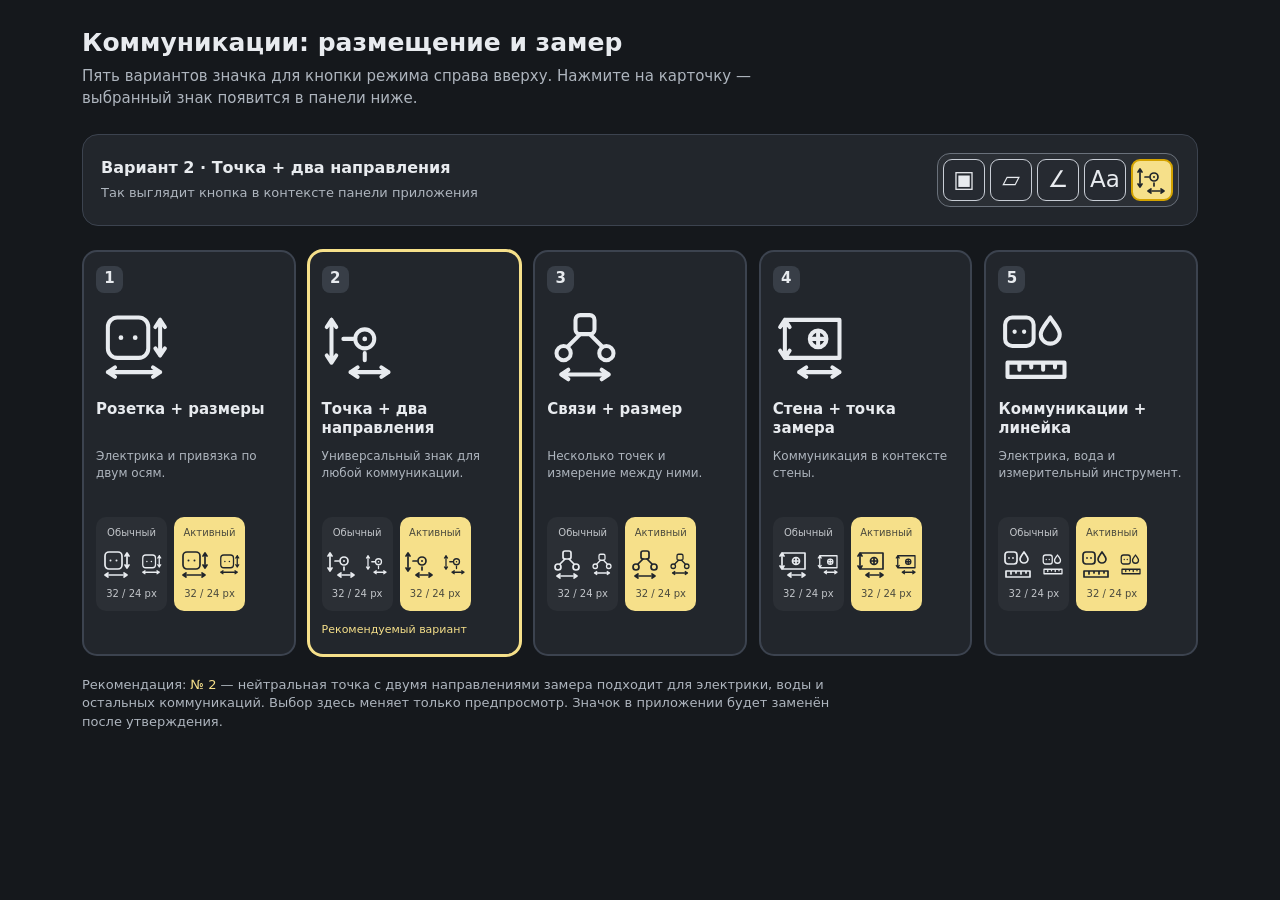
<file: previews/comms-mode-icons/index.html>
<!doctype html><html lang="ru"><meta charset="utf-8"><meta name="viewport" content="width=device-width,initial-scale=1"><title>Значок режима коммуникаций — 5 вариантов</title><style>
*{box-sizing:border-box}body{margin:0;background:#15181c;color:#e8ebef;font:15px/1.45 system-ui,sans-serif}main{max-width:1160px;margin:auto;padding:28px 22px 36px}h1{font-size:25px;margin:0 0 8px;line-height:1.2}p{margin:0;color:#aeb5be}.intro{max-width:760px}.preview{margin:24px 0;display:flex;flex-wrap:wrap;gap:20px;align-items:center;justify-content:space-between;padding:18px;background:#22262c;border:1px solid #3c434f;border-radius:16px}.preview b{display:block;font-size:16px}.preview p{font-size:13px;margin-top:5px}.toolbar{display:flex;align-items:center;gap:5px;background:#2b2f35;border:1px solid #6a717b;border-radius:13px;padding:5px}.tool{display:grid;place-items:center;width:42px;height:42px;border:1px solid #c9ced6;border-radius:9px;color:#e8ebef;background:#262a31;font-size:23px}.tool.active{background:#f6e08a;color:#20252b;border:2px solid #d4a300}.tool svg{width:32px;height:32px}.cards{display:grid;grid-template-columns:repeat(5,1fr);gap:12px}.card{position:relative;display:flex;flex-direction:column;text-align:left;color:inherit;background:#22262c;border:2px solid #3c434f;border-radius:15px;padding:14px 12px;cursor:pointer;font:inherit;min-width:0}.card:hover{border-color:#858e9b}.card[aria-pressed=true]{border-color:#f6e08a;box-shadow:0 0 0 1px #f6e08a}.num{display:inline-flex;justify-content:center;align-items:center;width:27px;height:27px;background:#383e47;border-radius:8px;font-weight:700}.large{display:grid;place-items:center;height:107px}.large svg{width:76px;height:76px}.card h2{font-size:15px;line-height:1.3;min-height:40px;margin:0 0 8px}.card p{font-size:12px;min-height:53px}.samples{margin-top:16px;display:grid;grid-template-columns:1fr 1fr;gap:7px}.sample{display:flex;flex-direction:column;gap:7px;align-items:center;padding:9px 4px;border-radius:10px;background:#2b2f35}.sample.active{background:#f6e08a;color:#20252b}.sample>span{font-size:10px;opacity:.8}.sizes{display:flex;align-items:center;gap:7px;height:33px}.s32{width:32px;height:32px;display:block}.s24{width:24px;height:24px;display:block}.recommend{font-size:11px;color:#f6e08a;margin-top:11px;min-height:18px}.footer{margin-top:20px;font-size:13px;max-width:780px}.selected{color:#f6e08a}button:focus-visible{outline:3px solid #74b9ff;outline-offset:3px}@media(max-width:850px){.cards{grid-template-columns:repeat(3,1fr)}}@media(max-width:540px){main{padding:20px 14px}.cards{grid-template-columns:repeat(2,1fr)}h1{font-size:22px}.preview{gap:12px}.toolbar{margin-left:auto}.card{padding:12px 10px}.large{height:92px}.sample{padding:8px 2px}.sizes{gap:3px}}
</style><main><h1>Коммуникации: размещение и замер</h1><p class="intro">Пять вариантов значка для кнопки режима справа вверху. Нажмите на карточку — выбранный знак появится в панели ниже.</p><section class="preview"><div><b id="choice">Вариант 2 · Точка + два направления</b><p>Так выглядит кнопка в контексте панели приложения</p></div><div class="toolbar" aria-label="Пример верхней панели"><span class="tool" aria-hidden="true">▣</span><span class="tool" aria-hidden="true">▱</span><span class="tool" aria-hidden="true">∠</span><span class="tool" aria-hidden="true">Aa</span><span class="tool active" id="modePreview" aria-label="Предпросмотр значка режима"></span></div></section><section class="cards" aria-label="Варианты значка"><button class="card" data-option="1" aria-pressed="false"><span class="num">1</span><div class="large"><svg xmlns="http://www.w3.org/2000/svg" viewBox="0 0 32 32" fill="none" stroke="currentColor" stroke-width="1.7" stroke-linecap="round" stroke-linejoin="round" role="img" aria-label="Вариант 1"><rect x="5" y="4" width="17" height="17" rx="4"/><circle cx="10.5" cy="12.5" r="1" fill="currentColor" stroke="none"/><circle cx="16.5" cy="12.5" r="1" fill="currentColor" stroke="none"/><path d="M5 27h22m-22 0 3-2m-3 2 3 2m19-2-3-2m3 2-3 2M27 5v15m0-15-2 3m2-3 2 3m-2 12-2-3m2 3 2-3"/></svg></div><h2>Розетка + размеры</h2><p>Электрика и привязка по двум осям.</p><div class="samples"><div class="sample"><span>Обычный</span><div class="sizes"><svg class="s32" xmlns="http://www.w3.org/2000/svg" viewBox="0 0 32 32" fill="none" stroke="currentColor" stroke-width="1.7" stroke-linecap="round" stroke-linejoin="round" role="img" aria-label="Вариант 1"><rect x="5" y="4" width="17" height="17" rx="4"/><circle cx="10.5" cy="12.5" r="1" fill="currentColor" stroke="none"/><circle cx="16.5" cy="12.5" r="1" fill="currentColor" stroke="none"/><path d="M5 27h22m-22 0 3-2m-3 2 3 2m19-2-3-2m3 2-3 2M27 5v15m0-15-2 3m2-3 2 3m-2 12-2-3m2 3 2-3"/></svg><svg class="s24" xmlns="http://www.w3.org/2000/svg" viewBox="0 0 32 32" fill="none" stroke="currentColor" stroke-width="1.7" stroke-linecap="round" stroke-linejoin="round" role="img" aria-label="Вариант 1"><rect x="5" y="4" width="17" height="17" rx="4"/><circle cx="10.5" cy="12.5" r="1" fill="currentColor" stroke="none"/><circle cx="16.5" cy="12.5" r="1" fill="currentColor" stroke="none"/><path d="M5 27h22m-22 0 3-2m-3 2 3 2m19-2-3-2m3 2-3 2M27 5v15m0-15-2 3m2-3 2 3m-2 12-2-3m2 3 2-3"/></svg></div><span>32 / 24 px</span></div><div class="sample active"><span>Активный</span><div class="sizes"><svg class="s32" xmlns="http://www.w3.org/2000/svg" viewBox="0 0 32 32" fill="none" stroke="currentColor" stroke-width="1.7" stroke-linecap="round" stroke-linejoin="round" role="img" aria-label="Вариант 1"><rect x="5" y="4" width="17" height="17" rx="4"/><circle cx="10.5" cy="12.5" r="1" fill="currentColor" stroke="none"/><circle cx="16.5" cy="12.5" r="1" fill="currentColor" stroke="none"/><path d="M5 27h22m-22 0 3-2m-3 2 3 2m19-2-3-2m3 2-3 2M27 5v15m0-15-2 3m2-3 2 3m-2 12-2-3m2 3 2-3"/></svg><svg class="s24" xmlns="http://www.w3.org/2000/svg" viewBox="0 0 32 32" fill="none" stroke="currentColor" stroke-width="1.7" stroke-linecap="round" stroke-linejoin="round" role="img" aria-label="Вариант 1"><rect x="5" y="4" width="17" height="17" rx="4"/><circle cx="10.5" cy="12.5" r="1" fill="currentColor" stroke="none"/><circle cx="16.5" cy="12.5" r="1" fill="currentColor" stroke="none"/><path d="M5 27h22m-22 0 3-2m-3 2 3 2m19-2-3-2m3 2-3 2M27 5v15m0-15-2 3m2-3 2 3m-2 12-2-3m2 3 2-3"/></svg></div><span>32 / 24 px</span></div></div><span class="recommend"></span></button><button class="card" data-option="2" aria-pressed="true"><span class="num">2</span><div class="large"><svg xmlns="http://www.w3.org/2000/svg" viewBox="0 0 32 32" fill="none" stroke="currentColor" stroke-width="1.7" stroke-linecap="round" stroke-linejoin="round" role="img" aria-label="Вариант 2"><circle cx="18" cy="13" r="4"/><circle cx="18" cy="13" r="1" fill="currentColor" stroke="none"/><path d="M4 5v18m0-18-2 3m2-3 2 3M4 23l-2-3m2 3 2-3M12 27h16m-16 0 3-2m-3 2 3 2m13-2-3-2m3 2-3 2M9 13h4m5 6v3"/></svg></div><h2>Точка + два направления</h2><p>Универсальный знак для любой коммуникации.</p><div class="samples"><div class="sample"><span>Обычный</span><div class="sizes"><svg class="s32" xmlns="http://www.w3.org/2000/svg" viewBox="0 0 32 32" fill="none" stroke="currentColor" stroke-width="1.7" stroke-linecap="round" stroke-linejoin="round" role="img" aria-label="Вариант 2"><circle cx="18" cy="13" r="4"/><circle cx="18" cy="13" r="1" fill="currentColor" stroke="none"/><path d="M4 5v18m0-18-2 3m2-3 2 3M4 23l-2-3m2 3 2-3M12 27h16m-16 0 3-2m-3 2 3 2m13-2-3-2m3 2-3 2M9 13h4m5 6v3"/></svg><svg class="s24" xmlns="http://www.w3.org/2000/svg" viewBox="0 0 32 32" fill="none" stroke="currentColor" stroke-width="1.7" stroke-linecap="round" stroke-linejoin="round" role="img" aria-label="Вариант 2"><circle cx="18" cy="13" r="4"/><circle cx="18" cy="13" r="1" fill="currentColor" stroke="none"/><path d="M4 5v18m0-18-2 3m2-3 2 3M4 23l-2-3m2 3 2-3M12 27h16m-16 0 3-2m-3 2 3 2m13-2-3-2m3 2-3 2M9 13h4m5 6v3"/></svg></div><span>32 / 24 px</span></div><div class="sample active"><span>Активный</span><div class="sizes"><svg class="s32" xmlns="http://www.w3.org/2000/svg" viewBox="0 0 32 32" fill="none" stroke="currentColor" stroke-width="1.7" stroke-linecap="round" stroke-linejoin="round" role="img" aria-label="Вариант 2"><circle cx="18" cy="13" r="4"/><circle cx="18" cy="13" r="1" fill="currentColor" stroke="none"/><path d="M4 5v18m0-18-2 3m2-3 2 3M4 23l-2-3m2 3 2-3M12 27h16m-16 0 3-2m-3 2 3 2m13-2-3-2m3 2-3 2M9 13h4m5 6v3"/></svg><svg class="s24" xmlns="http://www.w3.org/2000/svg" viewBox="0 0 32 32" fill="none" stroke="currentColor" stroke-width="1.7" stroke-linecap="round" stroke-linejoin="round" role="img" aria-label="Вариант 2"><circle cx="18" cy="13" r="4"/><circle cx="18" cy="13" r="1" fill="currentColor" stroke="none"/><path d="M4 5v18m0-18-2 3m2-3 2 3M4 23l-2-3m2 3 2-3M12 27h16m-16 0 3-2m-3 2 3 2m13-2-3-2m3 2-3 2M9 13h4m5 6v3"/></svg></div><span>32 / 24 px</span></div></div><span class="recommend">Рекомендуемый вариант</span></button><button class="card" data-option="3" aria-pressed="false"><span class="num">3</span><div class="large"><svg xmlns="http://www.w3.org/2000/svg" viewBox="0 0 32 32" fill="none" stroke="currentColor" stroke-width="1.7" stroke-linecap="round" stroke-linejoin="round" role="img" aria-label="Вариант 3"><rect x="12" y="3" width="8" height="8" rx="2"/><circle cx="7" cy="19" r="3"/><circle cx="25" cy="19" r="3"/><path d="m14 11-5 5m9-5 5 5M6 28h20m-20 0 3-2m-3 2 3 2m17-2-3-2m3 2-3 2"/></svg></div><h2>Связи + размер</h2><p>Несколько точек и измерение между ними.</p><div class="samples"><div class="sample"><span>Обычный</span><div class="sizes"><svg class="s32" xmlns="http://www.w3.org/2000/svg" viewBox="0 0 32 32" fill="none" stroke="currentColor" stroke-width="1.7" stroke-linecap="round" stroke-linejoin="round" role="img" aria-label="Вариант 3"><rect x="12" y="3" width="8" height="8" rx="2"/><circle cx="7" cy="19" r="3"/><circle cx="25" cy="19" r="3"/><path d="m14 11-5 5m9-5 5 5M6 28h20m-20 0 3-2m-3 2 3 2m17-2-3-2m3 2-3 2"/></svg><svg class="s24" xmlns="http://www.w3.org/2000/svg" viewBox="0 0 32 32" fill="none" stroke="currentColor" stroke-width="1.7" stroke-linecap="round" stroke-linejoin="round" role="img" aria-label="Вариант 3"><rect x="12" y="3" width="8" height="8" rx="2"/><circle cx="7" cy="19" r="3"/><circle cx="25" cy="19" r="3"/><path d="m14 11-5 5m9-5 5 5M6 28h20m-20 0 3-2m-3 2 3 2m17-2-3-2m3 2-3 2"/></svg></div><span>32 / 24 px</span></div><div class="sample active"><span>Активный</span><div class="sizes"><svg class="s32" xmlns="http://www.w3.org/2000/svg" viewBox="0 0 32 32" fill="none" stroke="currentColor" stroke-width="1.7" stroke-linecap="round" stroke-linejoin="round" role="img" aria-label="Вариант 3"><rect x="12" y="3" width="8" height="8" rx="2"/><circle cx="7" cy="19" r="3"/><circle cx="25" cy="19" r="3"/><path d="m14 11-5 5m9-5 5 5M6 28h20m-20 0 3-2m-3 2 3 2m17-2-3-2m3 2-3 2"/></svg><svg class="s24" xmlns="http://www.w3.org/2000/svg" viewBox="0 0 32 32" fill="none" stroke="currentColor" stroke-width="1.7" stroke-linecap="round" stroke-linejoin="round" role="img" aria-label="Вариант 3"><rect x="12" y="3" width="8" height="8" rx="2"/><circle cx="7" cy="19" r="3"/><circle cx="25" cy="19" r="3"/><path d="m14 11-5 5m9-5 5 5M6 28h20m-20 0 3-2m-3 2 3 2m17-2-3-2m3 2-3 2"/></svg></div><span>32 / 24 px</span></div></div><span class="recommend"></span></button><button class="card" data-option="4" aria-pressed="false"><span class="num">4</span><div class="large"><svg xmlns="http://www.w3.org/2000/svg" viewBox="0 0 32 32" fill="none" stroke="currentColor" stroke-width="1.7" stroke-linecap="round" stroke-linejoin="round" role="img" aria-label="Вариант 4"><path d="M5 5h23v16H5zM5 5v16m0-16-2 3m2-3 2 3M5 21l-2-3m2 3 2-3M11 27h17m-17 0 3-2m-3 2 3 2m14-2-3-2m3 2-3 2"/><circle cx="19" cy="13" r="3.5"/><path d="M16 13h6m-3-3v6"/></svg></div><h2>Стена + точка замера</h2><p>Коммуникация в контексте стены.</p><div class="samples"><div class="sample"><span>Обычный</span><div class="sizes"><svg class="s32" xmlns="http://www.w3.org/2000/svg" viewBox="0 0 32 32" fill="none" stroke="currentColor" stroke-width="1.7" stroke-linecap="round" stroke-linejoin="round" role="img" aria-label="Вариант 4"><path d="M5 5h23v16H5zM5 5v16m0-16-2 3m2-3 2 3M5 21l-2-3m2 3 2-3M11 27h17m-17 0 3-2m-3 2 3 2m14-2-3-2m3 2-3 2"/><circle cx="19" cy="13" r="3.5"/><path d="M16 13h6m-3-3v6"/></svg><svg class="s24" xmlns="http://www.w3.org/2000/svg" viewBox="0 0 32 32" fill="none" stroke="currentColor" stroke-width="1.7" stroke-linecap="round" stroke-linejoin="round" role="img" aria-label="Вариант 4"><path d="M5 5h23v16H5zM5 5v16m0-16-2 3m2-3 2 3M5 21l-2-3m2 3 2-3M11 27h17m-17 0 3-2m-3 2 3 2m14-2-3-2m3 2-3 2"/><circle cx="19" cy="13" r="3.5"/><path d="M16 13h6m-3-3v6"/></svg></div><span>32 / 24 px</span></div><div class="sample active"><span>Активный</span><div class="sizes"><svg class="s32" xmlns="http://www.w3.org/2000/svg" viewBox="0 0 32 32" fill="none" stroke="currentColor" stroke-width="1.7" stroke-linecap="round" stroke-linejoin="round" role="img" aria-label="Вариант 4"><path d="M5 5h23v16H5zM5 5v16m0-16-2 3m2-3 2 3M5 21l-2-3m2 3 2-3M11 27h17m-17 0 3-2m-3 2 3 2m14-2-3-2m3 2-3 2"/><circle cx="19" cy="13" r="3.5"/><path d="M16 13h6m-3-3v6"/></svg><svg class="s24" xmlns="http://www.w3.org/2000/svg" viewBox="0 0 32 32" fill="none" stroke="currentColor" stroke-width="1.7" stroke-linecap="round" stroke-linejoin="round" role="img" aria-label="Вариант 4"><path d="M5 5h23v16H5zM5 5v16m0-16-2 3m2-3 2 3M5 21l-2-3m2 3 2-3M11 27h17m-17 0 3-2m-3 2 3 2m14-2-3-2m3 2-3 2"/><circle cx="19" cy="13" r="3.5"/><path d="M16 13h6m-3-3v6"/></svg></div><span>32 / 24 px</span></div></div><span class="recommend"></span></button><button class="card" data-option="5" aria-pressed="false"><span class="num">5</span><div class="large"><svg xmlns="http://www.w3.org/2000/svg" viewBox="0 0 32 32" fill="none" stroke="currentColor" stroke-width="1.7" stroke-linecap="round" stroke-linejoin="round" role="img" aria-label="Вариант 5"><rect x="3" y="4" width="12" height="12" rx="3"/><path d="M22 4c-2 3-4 5-4 7a4 4 0 0 0 8 0c0-2-2-4-4-7zM4 23h24v6H4zM9 23v3m5-3v2m5-2v3m5-3v2"/><circle cx="7" cy="10" r=".9" fill="currentColor" stroke="none"/><circle cx="11" cy="10" r=".9" fill="currentColor" stroke="none"/></svg></div><h2>Коммуникации + линейка</h2><p>Электрика, вода и измерительный инструмент.</p><div class="samples"><div class="sample"><span>Обычный</span><div class="sizes"><svg class="s32" xmlns="http://www.w3.org/2000/svg" viewBox="0 0 32 32" fill="none" stroke="currentColor" stroke-width="1.7" stroke-linecap="round" stroke-linejoin="round" role="img" aria-label="Вариант 5"><rect x="3" y="4" width="12" height="12" rx="3"/><path d="M22 4c-2 3-4 5-4 7a4 4 0 0 0 8 0c0-2-2-4-4-7zM4 23h24v6H4zM9 23v3m5-3v2m5-2v3m5-3v2"/><circle cx="7" cy="10" r=".9" fill="currentColor" stroke="none"/><circle cx="11" cy="10" r=".9" fill="currentColor" stroke="none"/></svg><svg class="s24" xmlns="http://www.w3.org/2000/svg" viewBox="0 0 32 32" fill="none" stroke="currentColor" stroke-width="1.7" stroke-linecap="round" stroke-linejoin="round" role="img" aria-label="Вариант 5"><rect x="3" y="4" width="12" height="12" rx="3"/><path d="M22 4c-2 3-4 5-4 7a4 4 0 0 0 8 0c0-2-2-4-4-7zM4 23h24v6H4zM9 23v3m5-3v2m5-2v3m5-3v2"/><circle cx="7" cy="10" r=".9" fill="currentColor" stroke="none"/><circle cx="11" cy="10" r=".9" fill="currentColor" stroke="none"/></svg></div><span>32 / 24 px</span></div><div class="sample active"><span>Активный</span><div class="sizes"><svg class="s32" xmlns="http://www.w3.org/2000/svg" viewBox="0 0 32 32" fill="none" stroke="currentColor" stroke-width="1.7" stroke-linecap="round" stroke-linejoin="round" role="img" aria-label="Вариант 5"><rect x="3" y="4" width="12" height="12" rx="3"/><path d="M22 4c-2 3-4 5-4 7a4 4 0 0 0 8 0c0-2-2-4-4-7zM4 23h24v6H4zM9 23v3m5-3v2m5-2v3m5-3v2"/><circle cx="7" cy="10" r=".9" fill="currentColor" stroke="none"/><circle cx="11" cy="10" r=".9" fill="currentColor" stroke="none"/></svg><svg class="s24" xmlns="http://www.w3.org/2000/svg" viewBox="0 0 32 32" fill="none" stroke="currentColor" stroke-width="1.7" stroke-linecap="round" stroke-linejoin="round" role="img" aria-label="Вариант 5"><rect x="3" y="4" width="12" height="12" rx="3"/><path d="M22 4c-2 3-4 5-4 7a4 4 0 0 0 8 0c0-2-2-4-4-7zM4 23h24v6H4zM9 23v3m5-3v2m5-2v3m5-3v2"/><circle cx="7" cy="10" r=".9" fill="currentColor" stroke="none"/><circle cx="11" cy="10" r=".9" fill="currentColor" stroke="none"/></svg></div><span>32 / 24 px</span></div></div><span class="recommend"></span></button></section><p class="footer">Рекомендация: <span class="selected">№ 2</span> — нейтральная точка с двумя направлениями замера подходит для электрики, воды и остальных коммуникаций. Выбор здесь меняет только предпросмотр. Значок в приложении будет заменён после утверждения.</p></main><script>
const cards=[...document.querySelectorAll('.card')];function choose(card){cards.forEach(c=>c.setAttribute('aria-pressed',String(c===card)));document.querySelector('#modePreview').innerHTML=card.querySelector('.large').innerHTML;document.querySelector('#choice').textContent='Вариант '+card.dataset.option+' · '+card.querySelector('h2').textContent;}cards.forEach(c=>c.addEventListener('click',()=>choose(c)));choose(cards[1]);
</script></html>
</file>
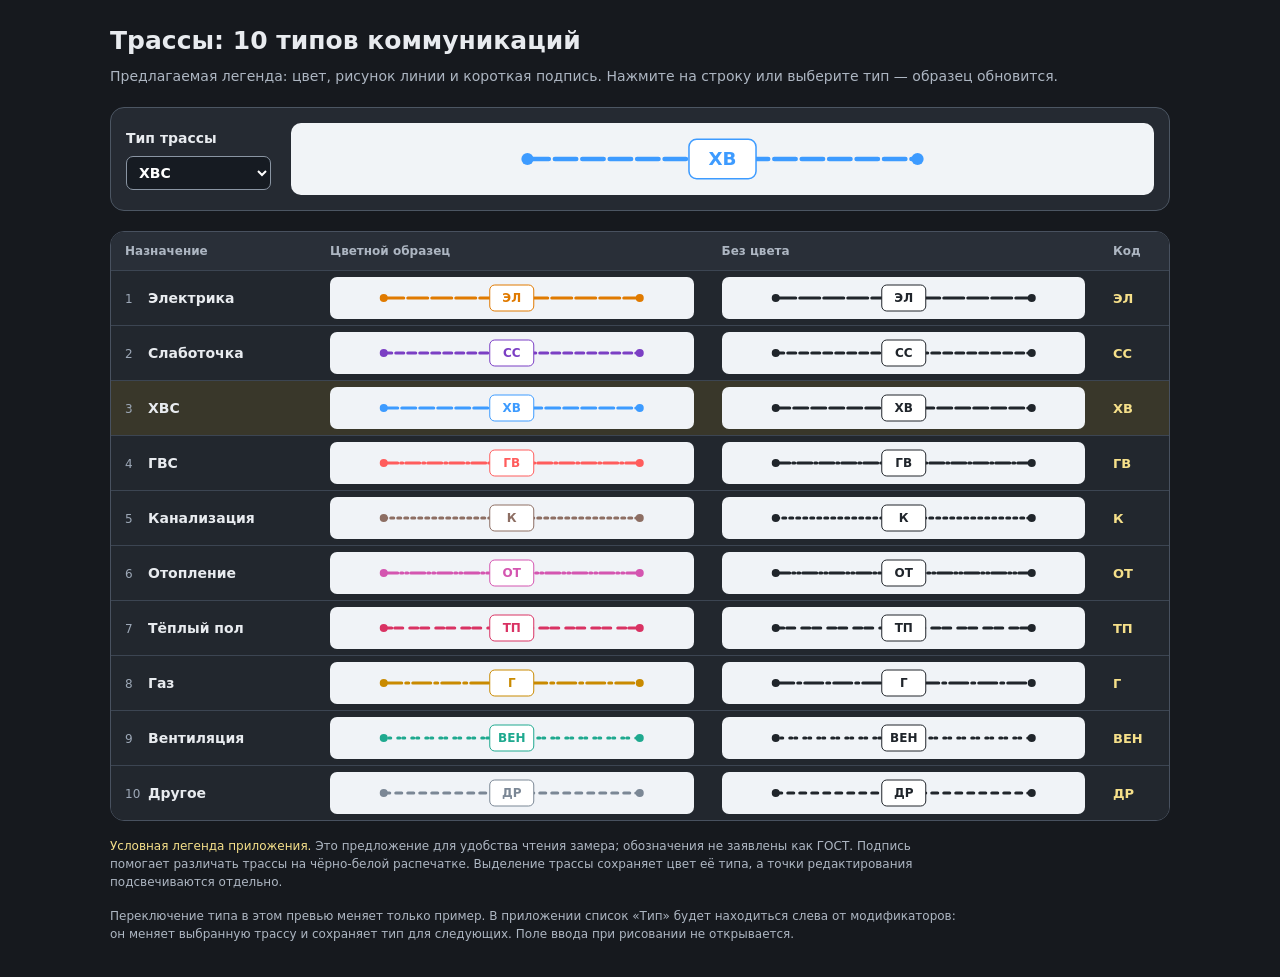
<file: previews/route-legend/index.html>
<!doctype html><html lang="ru"><meta charset="utf-8"><meta name="viewport" content="width=device-width,initial-scale=1"><title>Трассы коммуникаций — условные обозначения</title><style>*{box-sizing:border-box}body{margin:0;background:#16191e;color:#e8ebef;font:14px/1.5 system-ui,sans-serif}main{max-width:1100px;margin:auto;padding:26px 20px}h1{font-size:25px;line-height:1.2;margin:0 0 10px}p{color:#adb6c2;margin:8px 0}.preview{display:flex;align-items:center;gap:20px;background:#252a32;border:1px solid #4c5663;border-radius:14px;padding:15px;margin:20px 0}.preview label{display:flex;flex-direction:column;gap:7px;font-weight:600;flex:none}select{background:#161b22;color:#fff;border:1px solid #8a95a3;border-radius:7px;height:34px;padding:3px 8px;font:inherit}.sample{background:#f1f4f7;border-radius:10px;flex:1;padding:4px 10px;min-width:0}.sample svg{display:block;width:100%;height:64px}.scroll{overflow-x:auto;border:1px solid #48515f;border-radius:14px}table{border-collapse:collapse;width:100%;min-width:710px;background:#22272e}th{text-align:left;font-size:12px;color:#adb6c2;background:#292f38;padding:10px 14px}td{padding:6px 14px;border-top:1px solid #3c4552;white-space:nowrap}td:first-child{width:205px}td:last-child{width:70px}td svg{display:block;width:100%;min-width:210px;height:42px;background:#f0f3f7;border-radius:7px}tr{cursor:pointer}tr:hover td{background:#303845}tr.selected td{background:#39372a}.number{display:inline-block;width:23px;color:#9da8b7;font-size:12px}code{font:700 13px system-ui;color:#f6e08a}.note{font-size:12px;margin-top:16px;max-width:850px}.key{color:#f6e08a}@media(max-width:540px){main{padding:20px 12px}h1{font-size:22px}.preview{align-items:stretch;flex-direction:column;gap:10px}.preview label{flex-direction:row;align-items:center;justify-content:space-between}.sample svg{height:55px}th,td{padding-left:10px;padding-right:10px}}</style><main><h1>Трассы: 10 типов коммуникаций</h1><p>Предлагаемая легенда: цвет, рисунок линии и короткая подпись. Нажмите на строку или выберите тип — образец обновится.</p><section class="preview"><label>Тип трассы<select id="type"><option value="el">Электрика</option><option value="lo">Слаботочка</option><option value="wa">ХВС</option><option value="wh">ГВС</option><option value="dr">Канализация</option><option value="ht">Отопление</option><option value="ufh">Тёплый пол</option><option value="ga">Газ</option><option value="ve">Вентиляция</option><option value="ot">Другое</option></select></label><div id="sample" class="sample"></div></section><div class="scroll"><table><thead><tr><th>Назначение</th><th>Цветной образец</th><th>Без цвета</th><th>Код</th></tr></thead><tbody><tr data-type="el" tabindex="0"><td><span class="number">1</span><b>Электрика</b></td><td><svg xmlns="http://www.w3.org/2000/svg" viewBox="0 0 280 42" role="img" aria-label="Электрика — ЭЛ"><path d="M12 21H268" stroke="#E07A00" stroke-width="3" stroke-linecap="round" fill="none" stroke-dasharray="20 4"/><circle cx="12" cy="21" r="4" fill="#E07A00"/><circle cx="268" cy="21" r="4" fill="#E07A00"/><rect x="118" y="8" width="44" height="26" rx="5" fill="#FFF" stroke="#E07A00"/><text x="140" y="25" font-family="system-ui,sans-serif" font-size="12" font-weight="700" text-anchor="middle" fill="#E07A00">ЭЛ</text></svg></td><td><svg xmlns="http://www.w3.org/2000/svg" viewBox="0 0 280 42" role="img" aria-label="Электрика — ЭЛ"><path d="M12 21H268" stroke="#20252B" stroke-width="3" stroke-linecap="round" fill="none" stroke-dasharray="20 4"/><circle cx="12" cy="21" r="4" fill="#20252B"/><circle cx="268" cy="21" r="4" fill="#20252B"/><rect x="118" y="8" width="44" height="26" rx="5" fill="#FFF" stroke="#20252B"/><text x="140" y="25" font-family="system-ui,sans-serif" font-size="12" font-weight="700" text-anchor="middle" fill="#20252B">ЭЛ</text></svg></td><td><code>ЭЛ</code></td></tr><tr data-type="lo" tabindex="0"><td><span class="number">2</span><b>Слаботочка</b></td><td><svg xmlns="http://www.w3.org/2000/svg" viewBox="0 0 280 42" role="img" aria-label="Слаботочка — СС"><path d="M12 21H268" stroke="#7B3FC4" stroke-width="3" stroke-linecap="round" fill="none" stroke-dasharray="8 4"/><circle cx="12" cy="21" r="4" fill="#7B3FC4"/><circle cx="268" cy="21" r="4" fill="#7B3FC4"/><rect x="118" y="8" width="44" height="26" rx="5" fill="#FFF" stroke="#7B3FC4"/><text x="140" y="25" font-family="system-ui,sans-serif" font-size="12" font-weight="700" text-anchor="middle" fill="#7B3FC4">СС</text></svg></td><td><svg xmlns="http://www.w3.org/2000/svg" viewBox="0 0 280 42" role="img" aria-label="Слаботочка — СС"><path d="M12 21H268" stroke="#20252B" stroke-width="3" stroke-linecap="round" fill="none" stroke-dasharray="8 4"/><circle cx="12" cy="21" r="4" fill="#20252B"/><circle cx="268" cy="21" r="4" fill="#20252B"/><rect x="118" y="8" width="44" height="26" rx="5" fill="#FFF" stroke="#20252B"/><text x="140" y="25" font-family="system-ui,sans-serif" font-size="12" font-weight="700" text-anchor="middle" fill="#20252B">СС</text></svg></td><td><code>СС</code></td></tr><tr data-type="wa" tabindex="0"><td><span class="number">3</span><b>ХВС</b></td><td><svg xmlns="http://www.w3.org/2000/svg" viewBox="0 0 280 42" role="img" aria-label="ХВС — ХВ"><path d="M12 21H268" stroke="#3D9BFF" stroke-width="3" stroke-linecap="round" fill="none" stroke-dasharray="14 4"/><circle cx="12" cy="21" r="4" fill="#3D9BFF"/><circle cx="268" cy="21" r="4" fill="#3D9BFF"/><rect x="118" y="8" width="44" height="26" rx="5" fill="#FFF" stroke="#3D9BFF"/><text x="140" y="25" font-family="system-ui,sans-serif" font-size="12" font-weight="700" text-anchor="middle" fill="#3D9BFF">ХВ</text></svg></td><td><svg xmlns="http://www.w3.org/2000/svg" viewBox="0 0 280 42" role="img" aria-label="ХВС — ХВ"><path d="M12 21H268" stroke="#20252B" stroke-width="3" stroke-linecap="round" fill="none" stroke-dasharray="14 4"/><circle cx="12" cy="21" r="4" fill="#20252B"/><circle cx="268" cy="21" r="4" fill="#20252B"/><rect x="118" y="8" width="44" height="26" rx="5" fill="#FFF" stroke="#20252B"/><text x="140" y="25" font-family="system-ui,sans-serif" font-size="12" font-weight="700" text-anchor="middle" fill="#20252B">ХВ</text></svg></td><td><code>ХВ</code></td></tr><tr data-type="wh" tabindex="0"><td><span class="number">4</span><b>ГВС</b></td><td><svg xmlns="http://www.w3.org/2000/svg" viewBox="0 0 280 42" role="img" aria-label="ГВС — ГВ"><path d="M12 21H268" stroke="#FF5C5C" stroke-width="3" stroke-linecap="round" fill="none" stroke-dasharray="14 3 2 3"/><circle cx="12" cy="21" r="4" fill="#FF5C5C"/><circle cx="268" cy="21" r="4" fill="#FF5C5C"/><rect x="118" y="8" width="44" height="26" rx="5" fill="#FFF" stroke="#FF5C5C"/><text x="140" y="25" font-family="system-ui,sans-serif" font-size="12" font-weight="700" text-anchor="middle" fill="#FF5C5C">ГВ</text></svg></td><td><svg xmlns="http://www.w3.org/2000/svg" viewBox="0 0 280 42" role="img" aria-label="ГВС — ГВ"><path d="M12 21H268" stroke="#20252B" stroke-width="3" stroke-linecap="round" fill="none" stroke-dasharray="14 3 2 3"/><circle cx="12" cy="21" r="4" fill="#20252B"/><circle cx="268" cy="21" r="4" fill="#20252B"/><rect x="118" y="8" width="44" height="26" rx="5" fill="#FFF" stroke="#20252B"/><text x="140" y="25" font-family="system-ui,sans-serif" font-size="12" font-weight="700" text-anchor="middle" fill="#20252B">ГВ</text></svg></td><td><code>ГВ</code></td></tr><tr data-type="dr" tabindex="0"><td><span class="number">5</span><b>Канализация</b></td><td><svg xmlns="http://www.w3.org/2000/svg" viewBox="0 0 280 42" role="img" aria-label="Канализация — К"><path d="M12 21H268" stroke="#8D6E63" stroke-width="3" stroke-linecap="round" fill="none" stroke-dasharray="3 4"/><circle cx="12" cy="21" r="4" fill="#8D6E63"/><circle cx="268" cy="21" r="4" fill="#8D6E63"/><rect x="118" y="8" width="44" height="26" rx="5" fill="#FFF" stroke="#8D6E63"/><text x="140" y="25" font-family="system-ui,sans-serif" font-size="12" font-weight="700" text-anchor="middle" fill="#8D6E63">К</text></svg></td><td><svg xmlns="http://www.w3.org/2000/svg" viewBox="0 0 280 42" role="img" aria-label="Канализация — К"><path d="M12 21H268" stroke="#20252B" stroke-width="3" stroke-linecap="round" fill="none" stroke-dasharray="3 4"/><circle cx="12" cy="21" r="4" fill="#20252B"/><circle cx="268" cy="21" r="4" fill="#20252B"/><rect x="118" y="8" width="44" height="26" rx="5" fill="#FFF" stroke="#20252B"/><text x="140" y="25" font-family="system-ui,sans-serif" font-size="12" font-weight="700" text-anchor="middle" fill="#20252B">К</text></svg></td><td><code>К</code></td></tr><tr data-type="ht" tabindex="0"><td><span class="number">6</span><b>Отопление</b></td><td><svg xmlns="http://www.w3.org/2000/svg" viewBox="0 0 280 42" role="img" aria-label="Отопление — ОТ"><path d="M12 21H268" stroke="#D455B0" stroke-width="3" stroke-linecap="round" fill="none" stroke-dasharray="14 3 2 3 2 3"/><circle cx="12" cy="21" r="4" fill="#D455B0"/><circle cx="268" cy="21" r="4" fill="#D455B0"/><rect x="118" y="8" width="44" height="26" rx="5" fill="#FFF" stroke="#D455B0"/><text x="140" y="25" font-family="system-ui,sans-serif" font-size="12" font-weight="700" text-anchor="middle" fill="#D455B0">ОТ</text></svg></td><td><svg xmlns="http://www.w3.org/2000/svg" viewBox="0 0 280 42" role="img" aria-label="Отопление — ОТ"><path d="M12 21H268" stroke="#20252B" stroke-width="3" stroke-linecap="round" fill="none" stroke-dasharray="14 3 2 3 2 3"/><circle cx="12" cy="21" r="4" fill="#20252B"/><circle cx="268" cy="21" r="4" fill="#20252B"/><rect x="118" y="8" width="44" height="26" rx="5" fill="#FFF" stroke="#20252B"/><text x="140" y="25" font-family="system-ui,sans-serif" font-size="12" font-weight="700" text-anchor="middle" fill="#20252B">ОТ</text></svg></td><td><code>ОТ</code></td></tr><tr data-type="ufh" tabindex="0"><td><span class="number">7</span><b>Тёплый пол</b></td><td><svg xmlns="http://www.w3.org/2000/svg" viewBox="0 0 280 42" role="img" aria-label="Тёплый пол — ТП"><path d="M12 21H268" stroke="#D93263" stroke-width="3" stroke-linecap="round" fill="none" stroke-dasharray="8 3 8 7"/><circle cx="12" cy="21" r="4" fill="#D93263"/><circle cx="268" cy="21" r="4" fill="#D93263"/><rect x="118" y="8" width="44" height="26" rx="5" fill="#FFF" stroke="#D93263"/><text x="140" y="25" font-family="system-ui,sans-serif" font-size="12" font-weight="700" text-anchor="middle" fill="#D93263">ТП</text></svg></td><td><svg xmlns="http://www.w3.org/2000/svg" viewBox="0 0 280 42" role="img" aria-label="Тёплый пол — ТП"><path d="M12 21H268" stroke="#20252B" stroke-width="3" stroke-linecap="round" fill="none" stroke-dasharray="8 3 8 7"/><circle cx="12" cy="21" r="4" fill="#20252B"/><circle cx="268" cy="21" r="4" fill="#20252B"/><rect x="118" y="8" width="44" height="26" rx="5" fill="#FFF" stroke="#20252B"/><text x="140" y="25" font-family="system-ui,sans-serif" font-size="12" font-weight="700" text-anchor="middle" fill="#20252B">ТП</text></svg></td><td><code>ТП</code></td></tr><tr data-type="ga" tabindex="0"><td><span class="number">8</span><b>Газ</b></td><td><svg xmlns="http://www.w3.org/2000/svg" viewBox="0 0 280 42" role="img" aria-label="Газ — Г"><path d="M12 21H268" stroke="#C98A00" stroke-width="3" stroke-linecap="round" fill="none" stroke-dasharray="18 4 3 4"/><circle cx="12" cy="21" r="4" fill="#C98A00"/><circle cx="268" cy="21" r="4" fill="#C98A00"/><rect x="118" y="8" width="44" height="26" rx="5" fill="#FFF" stroke="#C98A00"/><text x="140" y="25" font-family="system-ui,sans-serif" font-size="12" font-weight="700" text-anchor="middle" fill="#C98A00">Г</text></svg></td><td><svg xmlns="http://www.w3.org/2000/svg" viewBox="0 0 280 42" role="img" aria-label="Газ — Г"><path d="M12 21H268" stroke="#20252B" stroke-width="3" stroke-linecap="round" fill="none" stroke-dasharray="18 4 3 4"/><circle cx="12" cy="21" r="4" fill="#20252B"/><circle cx="268" cy="21" r="4" fill="#20252B"/><rect x="118" y="8" width="44" height="26" rx="5" fill="#FFF" stroke="#20252B"/><text x="140" y="25" font-family="system-ui,sans-serif" font-size="12" font-weight="700" text-anchor="middle" fill="#20252B">Г</text></svg></td><td><code>Г</code></td></tr><tr data-type="ve" tabindex="0"><td><span class="number">9</span><b>Вентиляция</b></td><td><svg xmlns="http://www.w3.org/2000/svg" viewBox="0 0 280 42" role="img" aria-label="Вентиляция — ВЕН"><path d="M12 21H268" stroke="#1FA98F" stroke-width="3" stroke-linecap="round" fill="none" stroke-dasharray="2 3 2 7"/><circle cx="12" cy="21" r="4" fill="#1FA98F"/><circle cx="268" cy="21" r="4" fill="#1FA98F"/><rect x="118" y="8" width="44" height="26" rx="5" fill="#FFF" stroke="#1FA98F"/><text x="140" y="25" font-family="system-ui,sans-serif" font-size="12" font-weight="700" text-anchor="middle" fill="#1FA98F">ВЕН</text></svg></td><td><svg xmlns="http://www.w3.org/2000/svg" viewBox="0 0 280 42" role="img" aria-label="Вентиляция — ВЕН"><path d="M12 21H268" stroke="#20252B" stroke-width="3" stroke-linecap="round" fill="none" stroke-dasharray="2 3 2 7"/><circle cx="12" cy="21" r="4" fill="#20252B"/><circle cx="268" cy="21" r="4" fill="#20252B"/><rect x="118" y="8" width="44" height="26" rx="5" fill="#FFF" stroke="#20252B"/><text x="140" y="25" font-family="system-ui,sans-serif" font-size="12" font-weight="700" text-anchor="middle" fill="#20252B">ВЕН</text></svg></td><td><code>ВЕН</code></td></tr><tr data-type="ot" tabindex="0"><td><span class="number">10</span><b>Другое</b></td><td><svg xmlns="http://www.w3.org/2000/svg" viewBox="0 0 280 42" role="img" aria-label="Другое — ДР"><path d="M12 21H268" stroke="#7B8795" stroke-width="3" stroke-linecap="round" fill="none" stroke-dasharray="6 6"/><circle cx="12" cy="21" r="4" fill="#7B8795"/><circle cx="268" cy="21" r="4" fill="#7B8795"/><rect x="118" y="8" width="44" height="26" rx="5" fill="#FFF" stroke="#7B8795"/><text x="140" y="25" font-family="system-ui,sans-serif" font-size="12" font-weight="700" text-anchor="middle" fill="#7B8795">ДР</text></svg></td><td><svg xmlns="http://www.w3.org/2000/svg" viewBox="0 0 280 42" role="img" aria-label="Другое — ДР"><path d="M12 21H268" stroke="#20252B" stroke-width="3" stroke-linecap="round" fill="none" stroke-dasharray="6 6"/><circle cx="12" cy="21" r="4" fill="#20252B"/><circle cx="268" cy="21" r="4" fill="#20252B"/><rect x="118" y="8" width="44" height="26" rx="5" fill="#FFF" stroke="#20252B"/><text x="140" y="25" font-family="system-ui,sans-serif" font-size="12" font-weight="700" text-anchor="middle" fill="#20252B">ДР</text></svg></td><td><code>ДР</code></td></tr></tbody></table></div><p class="note"><span class="key">Условная легенда приложения.</span> Это предложение для удобства чтения замера; обозначения не заявлены как ГОСТ. Подпись помогает различать трассы на чёрно-белой распечатке. Выделение трассы сохраняет цвет её типа, а точки редактирования подсвечиваются отдельно.</p><p class="note">Переключение типа в этом превью меняет только пример. В приложении список «Тип» будет находиться слева от модификаторов: он меняет выбранную трассу и сохраняет тип для следующих. Поле ввода при рисовании не открывается.</p></main><script>const rows=[...document.querySelectorAll('[data-type]')],sel=document.querySelector('#type');function choose(id){sel.value=id;rows.forEach(r=>r.classList.toggle('selected',r.dataset.type===id));document.querySelector('#sample').innerHTML=rows.find(r=>r.dataset.type===id).querySelector('td:nth-child(2)').innerHTML;}sel.onchange=()=>choose(sel.value);rows.forEach(r=>{r.onclick=()=>choose(r.dataset.type);r.onkeydown=e=>{if(e.key==='Enter'||e.key===' '){e.preventDefault();choose(r.dataset.type);}}});choose('wa');</script></html>
</file>
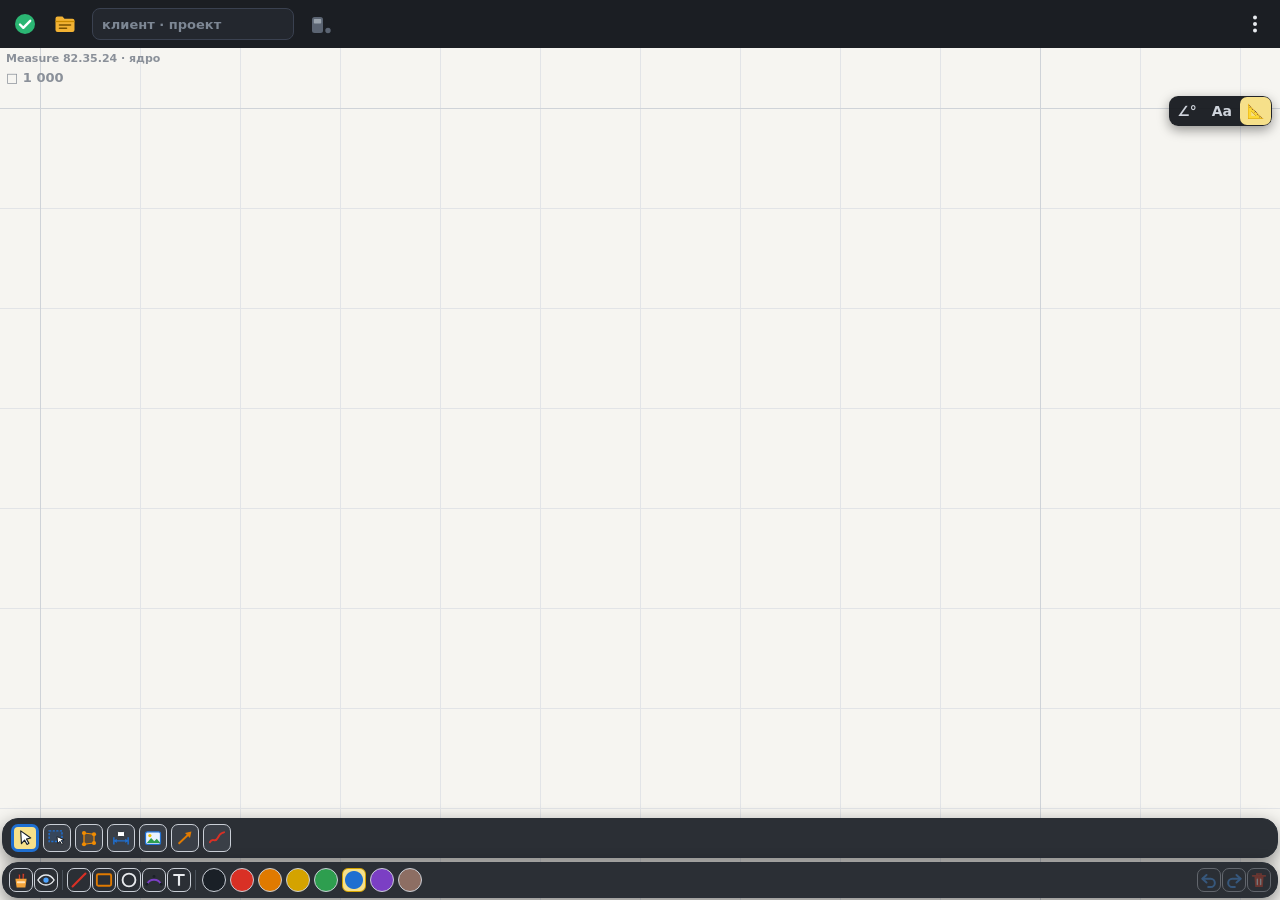
<file: web/82.35.24/index.html>
<!doctype html>
<html lang="ru">
<head>
<meta charset="utf-8">
<meta name="viewport" content="width=device-width,initial-scale=1,maximum-scale=1,user-scalable=no,viewport-fit=cover">
<title>Measure — ядро холста (AKX-2026-0015)</title>
<link rel="stylesheet" href="core.css">
</head>
<body class="m-wall">
<!-- [BLOCK C-HTML] шапка #top; переключатель план ⇄ стены #mdT и ⤢; внизу две строки быстрого доступа (#ch, #zpSlots) — состав правится
     перетаскиванием: из футляра в строку — добавить, по строке — порядок, на 🗑 — убрать из строки (в футляре остаётся). Футляр #tb — 82.18. -->
<svg width="0" height="0" style="position:absolute" aria-hidden="true"><symbol id="h-check" viewBox="0 0 24 24"><circle cx="12" cy="12" r="10" fill="currentColor"></circle><path d="M7 12.5l3.3 3.3L17.2 8.8" fill="none" stroke="#fff" stroke-width="2.4" stroke-linecap="round" stroke-linejoin="round"></path></symbol><symbol id="h-menu" viewBox="0 0 24 24"><path d="M2.5 6.5a2 2 0 012-2h5l2 2.2h8a2 2 0 012 2V18a2 2 0 01-2 2h-15a2 2 0 01-2-2z" fill="#F2B233"></path><path d="M2.5 9.5h19" stroke="#C98A00" stroke-width="1.3"></path><path d="M6.5 13h11M6.5 16.3h7" stroke="#7A5200" stroke-width="1.6" stroke-linecap="round"></path></symbol><symbol id="h-undo" viewBox="0 0 24 24"><path d="M9 6L4 10.5 9 15" fill="none" stroke="#4DA3FF" stroke-width="2.4" stroke-linecap="round" stroke-linejoin="round"></path><path d="M4.5 10.5H14a5 5 0 010 10h-3" fill="none" stroke="#4DA3FF" stroke-width="2.4" stroke-linecap="round"></path></symbol><symbol id="h-redo" viewBox="0 0 24 24"><g transform="matrix(-1 0 0 1 24 0)"><path d="M9 6L4 10.5 9 15" fill="none" stroke="#4DA3FF" stroke-width="2.4" stroke-linecap="round" stroke-linejoin="round"></path><path d="M4.5 10.5H14a5 5 0 010 10h-3" fill="none" stroke="#4DA3FF" stroke-width="2.4" stroke-linecap="round"></path></g></symbol><symbol id="h-trash" viewBox="0 0 24 24"><path d="M4.5 7h15" stroke="#E0442B" stroke-width="2.2" stroke-linecap="round"></path><path d="M9.5 7V4.8h5V7" fill="none" stroke="#E0442B" stroke-width="2"></path><path d="M6.5 7.5l1 13h9l1-13z" fill="#E0442B"></path><path d="M10 11v6.5M14 11v6.5" stroke="#fff" stroke-width="1.6" stroke-linecap="round"></path></symbol><symbol id="h-laser-off" viewBox="0 0 24 24"><rect x="3" y="5" width="11" height="16" rx="2.5" fill="#5B6472"></rect><rect x="4.8" y="7" width="7.4" height="4.6" rx=".8" fill="#9AA3AD"></rect><circle cx="19" cy="18.5" r="3.4" fill="#5B6472" stroke="#1B1E23" stroke-width="1.4"></circle></symbol><symbol id="h-more" viewBox="0 0 24 24"><circle cx="12" cy="5.5" r="2" fill="#E8EBEF"></circle><circle cx="12" cy="12" r="2" fill="#E8EBEF"></circle><circle cx="12" cy="18.5" r="2" fill="#E8EBEF"></circle></symbol><symbol id="t-eye" viewBox="0 0 32 32"><path d="M3 16s5-8 13-8 13 8 13 8-5 8-13 8S3 16 3 16z" fill="none" stroke="#E8EBEF" stroke-width="2.2"></path><circle cx="16" cy="16" r="4.2" fill="#4DA3FF"></circle></symbol><symbol id="t-cup" viewBox="0 0 32 32"><path d="M12 15V6l3 1.5V15M18 15V5l3.5 1-1 9" fill="#E0442B" stroke="#1A2027" stroke-width=".8"></path><path d="M7 14h18l-2 14H9z" fill="#F2A33A"></path><rect x="9.5" y="18" width="13" height="3" rx="1" fill="#FFE2B3"></rect></symbol><symbol id="t-rooms" viewBox="0 0 32 32"><rect x="2.5" y="4.5" width="27" height="23" rx="2" fill="#fff"></rect><rect x="5" y="7" width="12" height="18" fill="#9CC8F5"></rect><rect x="19" y="7" width="8" height="10" fill="#9EDDB7"></rect><rect x="19" y="19" width="8" height="6" fill="#F4D58A"></rect><path d="M4 6h24v20H4zM17.8 6v8.5M17.8 18v8M18 18h9" fill="none" stroke="#5B6470" stroke-width="2.2"></path><circle cx="11" cy="16" r="3.6" fill="#1F6FD1" stroke="#fff" stroke-width="1.4"></circle><path d="M9.4 16l1.2 1.2 2.2-2.4" fill="none" stroke="#fff" stroke-width="1.4" stroke-linecap="round" stroke-linejoin="round"></path></symbol><symbol id="t-wallseg" viewBox="0 0 32 32"><path d="M1 10l6 -6h24l-6 6z" fill="#E39470" stroke="#fff" stroke-width="1.1" stroke-linejoin="round"></path><path d="M25 10l6 -6v20l-6 6z" fill="#94452A" stroke="#fff" stroke-width="1.1" stroke-linejoin="round"></path><rect x="1" y="10" width="24" height="20" fill="#C8643B" stroke="#fff" stroke-width="1.1"></rect><path d="M1 14.2h24 M1 18.4h24 M1 22.6h24 M1 26.8h24 M8.0 10.0V14.2 M15.0 10.0V14.2 M22.0 10.0V14.2 M4.5 14.2V18.4 M11.5 14.2V18.4 M18.5 14.2V18.4 M8.0 18.4V22.6 M15.0 18.4V22.6 M22.0 18.4V22.6 M4.5 22.6V26.8 M11.5 22.6V26.8 M18.5 22.6V26.8 M8.0 26.8V30.0 M15.0 26.8V30.0 M22.0 26.8V30.0" stroke="#F6E7D8" stroke-width="0.9"></path></symbol><symbol id="t-image" viewBox="0 0 32 32"><rect x="4" y="6" width="24" height="20" rx="3" fill="#E9F3FF" stroke="#1F6FD1" stroke-width="2"></rect><circle cx="11" cy="12" r="2.6" fill="#F2C200"></circle><path d="M6 24l7-8 5 5 4-4 6 7z" fill="#2E9E4F"></path></symbol><symbol id="t-export" viewBox="0 0 32 32"><path d="M7 3h12l6 6v20H7z" fill="#E8EBEF" stroke="#8B93A1" stroke-width="1.6" stroke-linejoin="round"></path><path d="M19 3v6h6" fill="none" stroke="#8B93A1" stroke-width="1.6" stroke-linejoin="round"></path><path d="M16 25V13" stroke="#2E9E4F" stroke-width="3" stroke-linecap="round"></path><path d="M10.5 18L16 12.5l5.5 5.5" fill="none" stroke="#2E9E4F" stroke-width="3" stroke-linecap="round" stroke-linejoin="round"></path></symbol><symbol id="t-import" viewBox="0 0 32 32"><path d="M7 3h12l6 6v20H7z" fill="#E8EBEF" stroke="#8B93A1" stroke-width="1.6" stroke-linejoin="round"></path><path d="M19 3v6h6" fill="none" stroke="#8B93A1" stroke-width="1.6" stroke-linejoin="round"></path><path d="M16 12v12" stroke="#1F6FD1" stroke-width="3" stroke-linecap="round"></path><path d="M10.5 19L16 24.5l5.5-5.5" fill="none" stroke="#1F6FD1" stroke-width="3" stroke-linecap="round" stroke-linejoin="round"></path></symbol><symbol id="t-note" viewBox="0 0 32 32"><path d="M5 4h22v17l-7 7H5z" fill="#F6E08A" stroke="#C99A00" stroke-width="1.6" stroke-linejoin="round"></path><path d="M20 28v-7h7" fill="#E8C24A" stroke="#C99A00" stroke-width="1.6" stroke-linejoin="round"></path><path d="M9 10h14M9 14.5h14M9 19h8" stroke="#1A2027" stroke-width="2" stroke-linecap="round"></path></symbol><symbol id="t-room" viewBox="0 0 32 32"><path d="M4 6h18v20H4z" fill="#E8EBEF" stroke="#1F9EA8" stroke-width="2.4" stroke-linejoin="round"></path><path d="M4 16h8v10M12 6v5" fill="none" stroke="#1F9EA8" stroke-width="2.2"></path><circle cx="24" cy="23" r="6.5" fill="#2E9E4F"></circle><path d="M24 19.5v7M20.5 23h7" stroke="#fff" stroke-width="2.4" stroke-linecap="round"></path></symbol></svg>
<div id="top">
  <button id="bDone" class="ok" title="Сохранить проект"><svg viewBox="0 0 24 24" aria-hidden="true"><use href="#h-check"/></svg></button>
  <button id="bSes" title="Проекты"><svg viewBox="0 0 24 24" aria-hidden="true"><use href="#h-menu"/></svg></button>
  <input id="labPrjT" placeholder="клиент · проект" autocomplete="off" title="Проект: имя">
  <button id="bBtH" title="Лазерная рулетка: подключить"><svg viewBox="0 0 24 24" aria-hidden="true"><use href="#h-laser-off"/></svg></button>
  <span class="sp"></span>
  <button id="bMore" title="Ещё"><svg viewBox="0 0 24 24" aria-hidden="true"><use href="#h-more"/></svg></button>
</div>
<div id="zMenu"><button id="bUpdChk">⟳ Проверить обновления</button><button id="bStripRs">Строки инструментов — по умолчанию</button></div>
<canvas id="cCv"></canvas>
<div id="vwB"><button id="vwGo" title="План ⇄ развёртка выбранной стены"><svg viewBox="0 0 32 32"><rect x="3" y="18" width="12" height="10" fill="none" stroke="#B57BFF" stroke-width="2.4"/><path d="M3 18h12" stroke="#B57BFF" stroke-width="3"/><rect x="17" y="4" width="12" height="12" fill="#dbe9f7" stroke="#3D9BFF" stroke-width="2.2"/><path d="M10 14l6-6M12 8h4v4" fill="none" stroke="#F2B233" stroke-width="2.2"/><path d="M22 18l-6 6M16 20v4h4" fill="none" stroke="#F2B233" stroke-width="2.2"/></svg></button><button id="vwOff" title="Развёртка стены вкл / выкл"><svg class="i1" viewBox="0 0 32 32"><path d="M3 9h26" stroke="#B57BFF" stroke-width="3.5" stroke-dasharray="4 3"/><rect x="6" y="14" width="20" height="14" fill="none" stroke="#8a9099" stroke-width="2" stroke-dasharray="3 2"/><path d="M5 29L27 13M5 13L27 29" stroke="#E5484D" stroke-width="2.6" stroke-linecap="round"/></svg><svg class="i2" viewBox="0 0 32 32"><path d="M3 9h26" stroke="#B57BFF" stroke-width="3.5"/><rect x="6" y="14" width="20" height="14" fill="#dbe9f7" stroke="#3D9BFF" stroke-width="2.2"/><path d="M16 9v5" stroke="#3D9BFF" stroke-width="2"/></svg></button></div><div id="w3pl"></div><div id="mdT"><button data-w3s="a" title="Наклон боковых стен">∠°</button><button data-w3s="f" title="Размер полей">Aa</button><button id="bDimL" title="Размеры: показать / скрыть">📐</button></div>
<div id="wChips"></div>
<div id="w3sl"><div class="v"></div><input type="range" min="0" max="180" step="1"><div class="t"><span></span><span></span><span></span></div></div>
<div id="tb"><div class="hd"><button id="tbX" title="Закрыть">✕</button><b>Футляр</b><span class="mu" style="font-size:12px">касание — взять · тянуть в строку — добавить</span></div><div class="gg7"><h4>Правка</h4><div class="g"><div class="tl" data-k="sel" style="--c:#1f6fd1" title="выбор"><svg width="28" height="28" viewBox="0 0 28 28" aria-hidden="true"><path d="M8 4l14 10-6 1.5 3.5 6-2.6 1.5-3.5-6L9 22z" fill="#fff" stroke="#1a2027" stroke-width="1.6" stroke-linejoin="round"></path></svg><span>выбор</span></div><div class="tl" data-k="rsel" style="--c:#1f6fd1" title="рамка выделения"><svg width="28" height="28" viewBox="0 0 28 28" aria-hidden="true"><rect x="3" y="4" width="18" height="15" fill="#1f6fd1" fill-opacity=".14" stroke="#1f6fd1" stroke-width="2" stroke-dasharray="3 2"></rect><path d="M14 12l10 4.5-4 1 2.5 4.5-2 1.2-2.5-4.5-3 3z" fill="#fff" stroke="#1a2027" stroke-width="1.4" stroke-linejoin="round"></path></svg><span>рамка выделения</span></div><div class="tl" data-k="pts" style="--c:#F28C00" title="4 угла — точки стен: вкл / выкл"><svg width="28" height="28" viewBox="0 0 28 28" aria-hidden="true"><g transform="scale(.875)"><path d="M8 8l16 2v14l-16 2z" fill="rgba(242,140,0,.16)" stroke="#F28C00" stroke-width="2" stroke-linejoin="round"></path><circle cx="8" cy="8" r="3.3" fill="#F28C00"></circle><circle cx="24" cy="10" r="3.3" fill="#F28C00"></circle><circle cx="24" cy="24" r="3.3" fill="#F28C00"></circle><circle cx="8" cy="26" r="3.3" fill="#F28C00"></circle></g></svg><span>4 угла — точки стен: вкл / выкл</span></div></div><h4>Рисование и пометки</h4><div class="g"><div class="tl" data-k="pen" style="--c:#d93025" title="перо"><svg width="28" height="28" viewBox="0 0 28 28" aria-hidden="true"><path d="M4 20c4-8 7 2 11-6s5-6 9-8" fill="none" stroke="#d93025" stroke-width="2.6" stroke-linecap="round"></path></svg><span>перо</span></div><div class="tl" data-k="ln" style="--c:#d93025" title="линия"><svg width="28" height="28" viewBox="0 0 28 28" aria-hidden="true"><path d="M5 23L23 5" stroke="#d93025" stroke-width="3" stroke-linecap="round"></path></svg><span>линия</span></div><div class="tl" data-k="arr" style="--c:#e07a00" title="стрелка"><svg width="28" height="28" viewBox="0 0 28 28" aria-hidden="true"><path d="M5 22L21 7" stroke="#e07a00" stroke-width="2.6"></path><path d="M23 5l-9 2 7 7z" fill="#e07a00"></path></svg><span>стрелка</span></div><div class="tl" data-k="pl" style="--c:#1a2027" title="ломаная"><svg class="lt" width="28" height="28" viewBox="0 0 28 28" aria-hidden="true"><path d="M4 22l6-12 7 8 7-13" fill="none" stroke="#e8eaed" stroke-width="2.4" stroke-linejoin="round"></path></svg><span>ломаная</span></div><div class="tl" data-k="dim" style="--c:#1f6fd1" title="размер"><svg width="28" height="28" viewBox="0 0 28 28" aria-hidden="true"><path d="M4 18h20M4 13v10M24 13v10" stroke="#1f6fd1" stroke-width="2"></path><path d="M4 18l4-3v6zM24 18l-4-3v6z" fill="#1f6fd1"></path><rect x="9" y="5" width="10" height="7" rx="1.5" fill="#fff" stroke="#1a2027" stroke-width="1.2"></rect></svg><span>размер</span></div><div class="tl" data-k="rect" style="--c:#e07a00" title="прямоугольник"><svg width="28" height="28" viewBox="0 0 28 28" aria-hidden="true"><rect x="4" y="6" width="20" height="16" rx="2" fill="none" stroke="#e07a00" stroke-width="2.6"></rect></svg><span>прямоугольник</span></div><div class="tl" data-k="circ" style="--c:#1a2027" title="круг"><svg class="lt" width="28" height="28" viewBox="0 0 28 28" aria-hidden="true"><circle cx="14" cy="14" r="9" fill="none" stroke="#e8eaed" stroke-width="2.6"></circle></svg><span>круг</span></div><div class="tl" data-k="arc" style="--c:#7b3fc4" title="дуга"><svg width="28" height="28" viewBox="0 0 28 28" aria-hidden="true"><path d="M4 20a11 11 0 0 1 20 0" fill="none" stroke="#7b3fc4" stroke-width="2.6"></path><circle cx="4" cy="20" r="2" fill="#1a2027"></circle><circle cx="14" cy="9" r="2" fill="#1a2027"></circle><circle cx="24" cy="20" r="2" fill="#1a2027"></circle></svg><span>дуга</span></div><div class="tl" data-k="er" style="--c:#6b7785" title="ластик"><svg width="28" height="28" viewBox="0 0 28 28" aria-hidden="true"><path d="M5 18l9-10 9 8-7 7H9z" fill="#fff" stroke="#1a2027" stroke-width="1.6"></path><path d="M9 14l7 7" stroke="#6b7785" stroke-width="3"></path></svg><span>ластик</span></div><div class="tl" data-k="txt" style="--c:#1a2027" title="текст"><svg class="lt" width="28" height="28" viewBox="0 0 28 28" aria-hidden="true"><path d="M6 7h16M14 7v15" stroke="#e8eaed" stroke-width="3"></path></svg><span>текст</span></div><div class="tl" data-k="pin" style="--c:#e07a00" title="пин №"><svg width="28" height="28" viewBox="0 0 28 28" aria-hidden="true"><circle cx="14" cy="13" r="8" fill="#e07a00"></circle><text x="14" y="17" font-size="11" text-anchor="middle" fill="#fff" font-weight="700">1</text></svg><span>пин №</span></div><div class="tl" data-k="vyn" style="--c:#c2410c" title="выноска"><svg width="28" height="28" viewBox="0 0 28 28" aria-hidden="true"><path d="M5 22L13 12" stroke="#1a2027" stroke-width="1.8"></path><circle cx="5" cy="22" r="2.6" fill="#c2410c"></circle><rect x="11" y="4" width="14" height="9" rx="2" fill="#fff" stroke="#c2410c" stroke-width="2"></rect><path d="M14 8.5h8" stroke="#c2410c" stroke-width="1.5"></path></svg><span>выноска</span></div><div class="tl" data-k="rf" style="--c:#2e9e4f" title="фото-справка"><svg width="28" height="28" viewBox="0 0 32 32" aria-hidden="true"><rect x="4" y="6" width="24" height="20" rx="3" fill="#E9F3FF" stroke="#1F6FD1" stroke-width="2"></rect><circle cx="11" cy="12" r="2.6" fill="#F2C200"></circle><path d="M6 24l7-8 5 5 4-4 6 7z" fill="#2E9E4F"></path></svg><span>фото-справка</span></div></div><h4>Коммуникации</h4><div class="g"><div class="tl" data-k="roz" style="--c:#f0a020" title="розетка"><svg width="28" height="28" viewBox="0 0 28 28" aria-hidden="true"><rect x="4" y="4" width="20" height="20" rx="5" fill="#fff" stroke="#f0a020" stroke-width="2.6"></rect><circle cx="10.5" cy="14" r="2.2" fill="#1a2027"></circle><circle cx="17.5" cy="14" r="2.2" fill="#1a2027"></circle></svg><span>розетка</span></div><div class="tl" data-k="vyk" style="--c:#7b3fc4" title="выключатель"><svg width="28" height="28" viewBox="0 0 28 28" aria-hidden="true"><rect x="4" y="4" width="20" height="20" rx="5" fill="#fff" stroke="#7b3fc4" stroke-width="2.6"></rect><rect x="10" y="8" width="8" height="12" rx="2" fill="#7b3fc4"></rect><path d="M10 14h8" stroke="#fff" stroke-width="1.5"></path></svg><span>выключатель</span></div><div class="tl" data-k="svet" style="--c:#d4a300" title="вывод света"><svg width="28" height="28" viewBox="0 0 28 28" aria-hidden="true"><circle cx="14" cy="12" r="6.5" fill="#d4a300"></circle><rect x="11" y="18" width="6" height="5" rx="1" fill="#1a2027"></rect><path d="M14 2v2M4 12h2M22 12h2M7 5l1.4 1.4M21 5l-1.4 1.4" stroke="#d4a300" stroke-width="2"></path></svg><span>вывод света</span></div><div class="tl" data-k="slab" style="--c:#3d7be0" title="ТВ / интернет"><svg width="28" height="28" viewBox="0 0 28 28" aria-hidden="true"><g transform="scale(.875)"><text x="16" y="22.5" text-anchor="middle" font-family="system-ui,sans-serif" font-size="15" font-weight="800" fill="#4DD0E1">TV</text></g></svg><span>ТВ / интернет</span></div><div class="tl" data-k="hvs" style="--c:#3d9bff" title="ХВС"><svg width="28" height="28" viewBox="0 0 28 28" aria-hidden="true"><path d="M14 3c4 6 7 9.5 7 13.5a7 7 0 0 1-14 0C7 12.5 10 9 14 3z" fill="#3d9bff"></path><path d="M11 17a3 3 0 0 0 3 3" stroke="#fff" stroke-width="1.6" fill="none"></path></svg><span>ХВС</span></div><div class="tl" data-k="gvs" style="--c:#ff5c5c" title="ГВС"><svg width="28" height="28" viewBox="0 0 28 28" aria-hidden="true"><path d="M14 3c4 6 7 9.5 7 13.5a7 7 0 0 1-14 0C7 12.5 10 9 14 3z" fill="#ff5c5c"></path><path d="M11 17a3 3 0 0 0 3 3" stroke="#fff" stroke-width="1.6" fill="none"></path></svg><span>ГВС</span></div><div class="tl" data-k="kan" style="--c:#8d6e63" title="канализация"><svg width="28" height="28" viewBox="0 0 28 28" aria-hidden="true"><circle cx="14" cy="14" r="10" fill="#fff" stroke="#8d6e63" stroke-width="4"></circle><circle cx="14" cy="14" r="4" fill="#8d6e63"></circle></svg><span>канализация</span></div><div class="tl" data-k="gaz" style="--c:#c98a00" title="газ"><svg width="28" height="28" viewBox="0 0 28 28" aria-hidden="true"><path d="M14 3c1 5 6 7 6 13a6 6 0 0 1-12 0c0-3 2-5 3-7 0 3 1 4 2 4 0-4-1-6 1-10z" fill="#c98a00"></path></svg><span>газ</span></div><div class="tl" data-k="vent" style="--c:#1fa98f" title="вентиляция"><svg width="28" height="28" viewBox="0 0 28 28" aria-hidden="true"><circle cx="14" cy="14" r="11" fill="#fff" stroke="#1fa98f" stroke-width="2.4"></circle><path d="M14 14l0-7a4 4 0 0 1 4 4zM14 14l6 3.5a4 4 0 0 1-5.5 1.5zM14 14l-6 3.5a4 4 0 0 1 1.5-5.5z" fill="#1fa98f"></path></svg><span>вентиляция</span></div><div class="tl" data-k="wire" style="--c:#7b3fc4" title="Провод"><svg width="28" height="28" viewBox="0 0 28 28" aria-hidden="true"><circle cx="14" cy="14" r="9" fill="#7b3fc4"></circle></svg><span>Провод</span></div><div class="tl" data-k="znd" style="--c:#d93025" title="не сверлить"><svg width="28" height="28" viewBox="0 0 28 28" aria-hidden="true"><circle cx="14" cy="14" r="9" fill="#d93025"></circle></svg><span>не сверлить</span></div><div class="tl" data-k="wrt" style="--c:#e07a00" title="трасса"><svg width="28" height="28" viewBox="0 0 28 28" aria-hidden="true"><g transform="scale(.875)"><path d="M3 11h26" stroke="#E0442B" stroke-width="3" stroke-linecap="round"></path><path d="M3 21h26" stroke="#4DA3FF" stroke-width="3" stroke-linecap="round"></path><path d="M16 4v24" stroke="#000" stroke-width="3" stroke-linecap="round"></path></g></svg><span>трасса</span></div><div class="tl" data-k="zon" style="--c:#b44cc0" title="зона"><svg width="28" height="28" viewBox="0 0 28 28" aria-hidden="true"><rect x="4" y="5" width="20" height="18" rx="2" fill="#b44cc0" fill-opacity=".22" stroke="#b44cc0" stroke-width="2" stroke-dasharray="4 2"></rect></svg><span>зона</span></div><div class="tl" data-k="shield" style="--c:#7b3fc4" title="Электрощит"><svg width="28" height="28" viewBox="0 0 28 28"><rect x="5" y="4" width="18" height="20" rx="2" fill="none" stroke="#7b3fc4" stroke-width="2"></rect><path d="m15 8-5 7h4l-1 5 5-7h-4z" fill="#7b3fc4"></path></svg><span>Электрощит</span></div></div><h4>Проёмы и элементы</h4><div class="g"><div class="tl" data-k="win" style="--c:#2e9e4f" title="окно"><svg width="28" height="28" viewBox="0 0 28 28" aria-hidden="true"><rect x="4" y="4" width="20" height="20" fill="#e3f0ff" stroke="#2e9e4f" stroke-width="2.6"></rect><path d="M14 4v20M4 14h20" stroke="#2e9e4f" stroke-width="2"></path></svg><span>окно</span></div><div class="tl" data-k="door" style="--c:#1f8a78" title="дверь"><svg width="28" height="28" viewBox="0 0 28 28" aria-hidden="true"><rect x="6" y="3" width="16" height="22" fill="#fff" stroke="#1f8a78" stroke-width="2.6"></rect><circle cx="18" cy="15" r="1.8" fill="#1a2027"></circle></svg><span>дверь</span></div><div class="tl" data-k="nis" style="--c:#5b5bd0" title="ниша"><svg width="28" height="28" viewBox="0 0 28 28" aria-hidden="true"><g transform="scale(.875)"><rect x="3" y="3" width="26" height="26" rx="1.5" fill="#EDE9E1" stroke="#1A2027" stroke-width="1.2"></rect><rect x="8" y="9" width="16" height="13" fill="#8E8A82" stroke="#1A2027" stroke-width="1.2"></rect><path d="M8 9l3 3h10l3-3M11 12v10M21 12v10" fill="none" stroke="#1A2027" stroke-width="1"></path><path d="M11 12h10v10H11z" fill="#6E6A63"></path><path d="M8 22h16" stroke="#1A2027" stroke-width="1.2"></path></g></svg><span>ниша</span></div><div class="tl" data-k="kol" style="--c:#b8602e" title="колонна"><svg width="28" height="28" viewBox="0 0 28 28" aria-hidden="true"><g transform="scale(.875)"><path d="M2 4h28M2 28h28" stroke="#8B93A1" stroke-width="1.6"></path><path d="M21 4l4 3v21h-4z" fill="#A9A49A" stroke="#1A2027" stroke-width="1.1" stroke-linejoin="round"></path><rect x="11" y="4" width="10" height="24" fill="#EDE9E1" stroke="#1A2027" stroke-width="1.2"></rect></g></svg><span>колонна</span></div><div class="tl" data-k="rig" style="--c:#a07a10" title="ригель"><svg width="28" height="28" viewBox="0 0 28 28" aria-hidden="true"><g transform="scale(.875)"><path d="M2 5h28M2 28h28" stroke="#8B93A1" stroke-width="1.6"></path><path d="M3 14h26l-3 3H6z" fill="#A9A49A" stroke="#1A2027" stroke-width="1.1" stroke-linejoin="round"></path><rect x="3" y="5" width="26" height="9" fill="#EDE9E1" stroke="#1A2027" stroke-width="1.2"></rect></g></svg><span>ригель</span></div><div class="tl" data-k="kor" style="--c:#6b7785" title="короб"><svg width="28" height="28" viewBox="0 0 28 28" aria-hidden="true"><g transform="scale(.875)"><path d="M6 3v25M2 28h28" stroke="#8B93A1" stroke-width="1.6"></path><path d="M6 13l4-3h10l-4 3z" fill="#F6F3EE" stroke="#1A2027" stroke-width="1.1" stroke-linejoin="round"></path><path d="M16 13l4-3v15l-4 3z" fill="#A9A49A" stroke="#1A2027" stroke-width="1.1" stroke-linejoin="round"></path><rect x="6" y="13" width="10" height="15" fill="#EDE9E1" stroke="#1A2027" stroke-width="1.2"></rect></g></svg><span>короб</span></div></div><h4>Зоны и геометрия</h4><div class="g"><div class="tl" data-k="znt" style="--c:#1f6fd1" title="техника"><svg width="28" height="28" viewBox="0 0 28 28" aria-hidden="true"><g transform="scale(.875)"><rect x="3" y="3" width="26" height="26" rx="3" fill="none" stroke="#4DA3FF" stroke-width="1.8" stroke-dasharray="3.5 2.5"></rect><rect x="8.5" y="7.5" width="15" height="17" rx="1.6" fill="#E3EEFB" stroke="#1F6FD1" stroke-width="1.8"></rect><path d="M8.5 12h15" stroke="#1F6FD1" stroke-width="1.5"></path><circle cx="12" cy="9.8" r="1.1" fill="#1F6FD1"></circle><circle cx="16" cy="9.8" r="1.1" fill="#1F6FD1"></circle><circle cx="20" cy="9.8" r="1.1" fill="#1F6FD1"></circle><rect x="11" y="15" width="10" height="6.5" rx="1" fill="#fff" stroke="#1F6FD1" stroke-width="1.3"></rect><path d="M12.5 14h7" stroke="#1F6FD1" stroke-width="1.5" stroke-linecap="round"></path></g></svg><span>техника</span></div><div class="tl" data-k="znf" style="--c:#2bb673" title="фартук"><svg width="28" height="28" viewBox="0 0 28 28" aria-hidden="true"><circle cx="14" cy="14" r="9" fill="#2bb673"></circle></svg><span>фартук</span></div><div class="tl" data-k="poly" style="--c:#6b7785" title="фасон: короб / ниша"><svg width="28" height="28" viewBox="0 0 28 28" aria-hidden="true"><path d="M5 22V9l7-5h11v18z" fill="#6b7785" fill-opacity=".2" stroke="#6b7785" stroke-width="2.2"></path></svg><span>фасон: короб / ниша</span></div></div><h4>План</h4><div class="g" data-lab-g="План"><div class="tl" data-k="ct" style="--c:#6B7785" title="Контур: касания по углам помещения; касание первого — замкнуть"><svg width="28" height="28" viewBox="0 0 28 28" aria-hidden="true"><path d="M5 22V9l7-5h11v18z" fill="#6b7785" fill-opacity=".2" stroke="#6b7785" stroke-width="2.2"></path></svg><span>контур</span></div><div class="tl" data-k="st" style="--c:#B5179E" title="Отрезок стены: провести (∟ — 0 / 90°, 🧲 — привязка)"><svg viewBox="0 0 32 32" aria-hidden="true"><use href="#t-wallseg"></use></svg><span>отрезок стены</span></div><div class="tl" data-k="op" style="--c:#6B7785" title="Проём"><svg width="28" height="28" viewBox="0 0 28 28" aria-hidden="true"><rect x="6" y="3" width="16" height="22" fill="#fff" stroke="#1f8a78" stroke-width="2.6"></rect><circle cx="18" cy="15" r="1.8" fill="#1a2027"></circle></svg><span>проём</span></div></div><h4>Холст</h4><div class="g" data-lab-g="Холст"><div class="tl" data-k="cam" style="--c:#1F6FD1" title="Фото камерой на холст"><svg width="28" height="28" viewBox="0 0 28 28" aria-hidden="true"><g transform="translate(-.4 -1) scale(1.2)"><path d="M3 9.5a2 2 0 0 1 2-2h3l1.6-2.5h5.8L17 7.5h2a2 2 0 0 1 2 2V18a2 2 0 0 1-2 2H5a2 2 0 0 1-2-2z" fill="#1F6FD1" stroke="#0E4A94" stroke-width=".8"></path><circle cx="12" cy="13.5" r="4.3" fill="#E3EEFB" stroke="#1A2027" stroke-width="1"></circle><circle cx="12" cy="13.5" r="2.2" fill="#1A2027"></circle><circle cx="18" cy="10" r="1.1" fill="#F2C200"></circle></g></svg><span>Фото камерой на холст</span></div><div class="tl" data-k="gal" style="--c:#2E9E4F" title="Фото из галереи на холст"><svg viewBox="0 0 32 32" aria-hidden="true"><use href="#t-image"></use></svg><span>Фото из галереи на холст</span></div><div class="tl" data-k="note" style="--c:#F2C200" title="Заметка на холсте"><svg viewBox="0 0 32 32" aria-hidden="true"><use href="#t-note"></use></svg><span>Заметка на холсте</span></div><div class="tl" data-k="room" style="--c:#1F9EA8" title="Новое помещение"><svg viewBox="0 0 32 32" aria-hidden="true"><use href="#t-room"></use></svg><span>Новое помещение</span></div><div class="tl" data-k="plan" style="--c:#1F9EA8" title="План помещений"><svg viewBox="0 0 32 32" aria-hidden="true"><use href="#t-rooms"></use></svg><span>План помещений</span></div><div class="tl" data-k="exp" style="--c:#2E9E4F" title="Перенос холста: сохранить"><svg viewBox="0 0 32 32" aria-hidden="true"><use href="#t-export"></use></svg><span>Перенос холста: сохранить</span></div><div class="tl" data-k="imp" style="--c:#1F6FD1" title="Перенос холста: загрузить"><svg viewBox="0 0 32 32" aria-hidden="true"><use href="#t-import"></use></svg><span>Перенос холста: загрузить</span></div></div></div><h4 id="tbCh">цвета · тянуть — порядок</h4><div class="cols" id="tbCols"><button data-tc="#1a2027" class="" style="background:#1a2027" title="#1a2027"></button><button data-tc="#d93025" class="" style="background:#d93025" title="#d93025"></button><button data-tc="#e07a00" class="" style="background:#e07a00" title="#e07a00"></button><button data-tc="#d4a300" class="" style="background:#d4a300" title="#d4a300"></button><button data-tc="#2e9e4f" class="" style="background:#2e9e4f" title="#2e9e4f"></button><button data-tc="#1f6fd1" class="on" style="background:#1f6fd1" title="#1f6fd1"></button><button data-tc="#7b3fc4" class="" style="background:#7b3fc4" title="#7b3fc4"></button><button data-tc="#8d6e63" class="" style="background:#8d6e63" title="#8d6e63"></button><label class="addc" title="Добавить цвет">+<input type="color" id="tbAddC" style=""></label></div><div class="lwr"><span>толщина</span><input type="range" id="tbLw" min="0.5" max="12" step="0.5" value="3" aria-label="Толщина линии" style=""><b id="tbLwV">3</b></div></div>
<div id="zf">
  <div id="zRow3"><div id="wHf"></div><div id="zMods"></div></div>
  <div id="zb"><div id="ch"></div></div>
  <div id="zpb">
    <button id="zpF" title="Футляр: все инструменты, цвета"><svg viewBox="0 0 32 32" aria-hidden="true"><use href="#t-cup"/></svg></button>
    <button id="zpE" title="Фото: видно / скрыто"><svg viewBox="0 0 32 32" aria-hidden="true"><use href="#t-eye"/></svg></button>
    <span class="sep"></span>
    <span id="zpSlots"></span>
    <span id="zpAct"></span>
    <span class="sep"></span>
    <span class="zcols"><button class="cl" data-zc="#1a2027" style="background:#1a2027" title="Цвет #1a2027"></button><button class="cl" data-zc="#d93025" style="background:#d93025" title="Цвет #d93025"></button><button class="cl" data-zc="#e07a00" style="background:#e07a00" title="Цвет #e07a00"></button><button class="cl" data-zc="#d4a300" style="background:#d4a300" title="Цвет #d4a300"></button><button class="cl" data-zc="#2e9e4f" style="background:#2e9e4f" title="Цвет #2e9e4f"></button><button class="cl on" data-zc="#1f6fd1" style="background:#1f6fd1" title="Цвет #1f6fd1"></button><button class="cl" data-zc="#7b3fc4" style="background:#7b3fc4" title="Цвет #7b3fc4"></button><button class="cl" data-zc="#8d6e63" style="background:#8d6e63" title="Цвет #8d6e63"></button></span>
    <div id="zur"><button id="bUnd" title="Отменить"><svg viewBox="0 0 24 24" aria-hidden="true"><use href="#h-undo"/></svg></button><button id="bRed" title="Повторить"><svg viewBox="0 0 24 24" aria-hidden="true"><use href="#h-redo"/></svg></button><button id="bDelS" title="Удалить выделенное · сюда тянуть инструмент — убрать из строки"><svg viewBox="0 0 24 24" aria-hidden="true"><use href="#h-trash"/></svg></button></div>
  </div>
</div>
<div id="dgGhost"></div>
<div id="labCrop"><button id="labCrX">✕</button><button id="labCrRs">Сброс</button><button id="labCrOk">✓ Подрезать</button></div>
<div id="fws"><button data-rf="c"><span>📷</span>камера</button><button data-rf="g"><span>🖼</span>галерея</button></div>
<input id="cFile" type="file" accept="image/*" multiple hidden>
<input id="cCam" type="file" accept="image/*" capture="environment" hidden>
<div id="cKb">
<button data-kk="1">1</button><button data-kk="2">2</button><button data-kk="3">3</button><button data-kk="bs">⌫</button>
<button data-kk="4">4</button><button data-kk="5">5</button><button data-kk="6">6</button><button data-kk="ok" class="ok">Готово</button>
<button data-kk="7">7</button><button data-kk="8">8</button><button data-kk="9">9</button>
<button data-kk=",">,</button><button data-kk="0">0</button><button data-kk="pm">±</button>
</div>
<div id="cTx"><input id="cTxI" autocomplete="off" enterkeyhint="done"><button id="cTxOk">Готово</button></div>
<div id="cUpd"><span></span><button></button></div>
<div id="cToast"></div>
<script src="lab-version.js"></script>
<script src="fw-cv.js"></script>
<script src="core.js"></script>
</body>
</html>
</file>
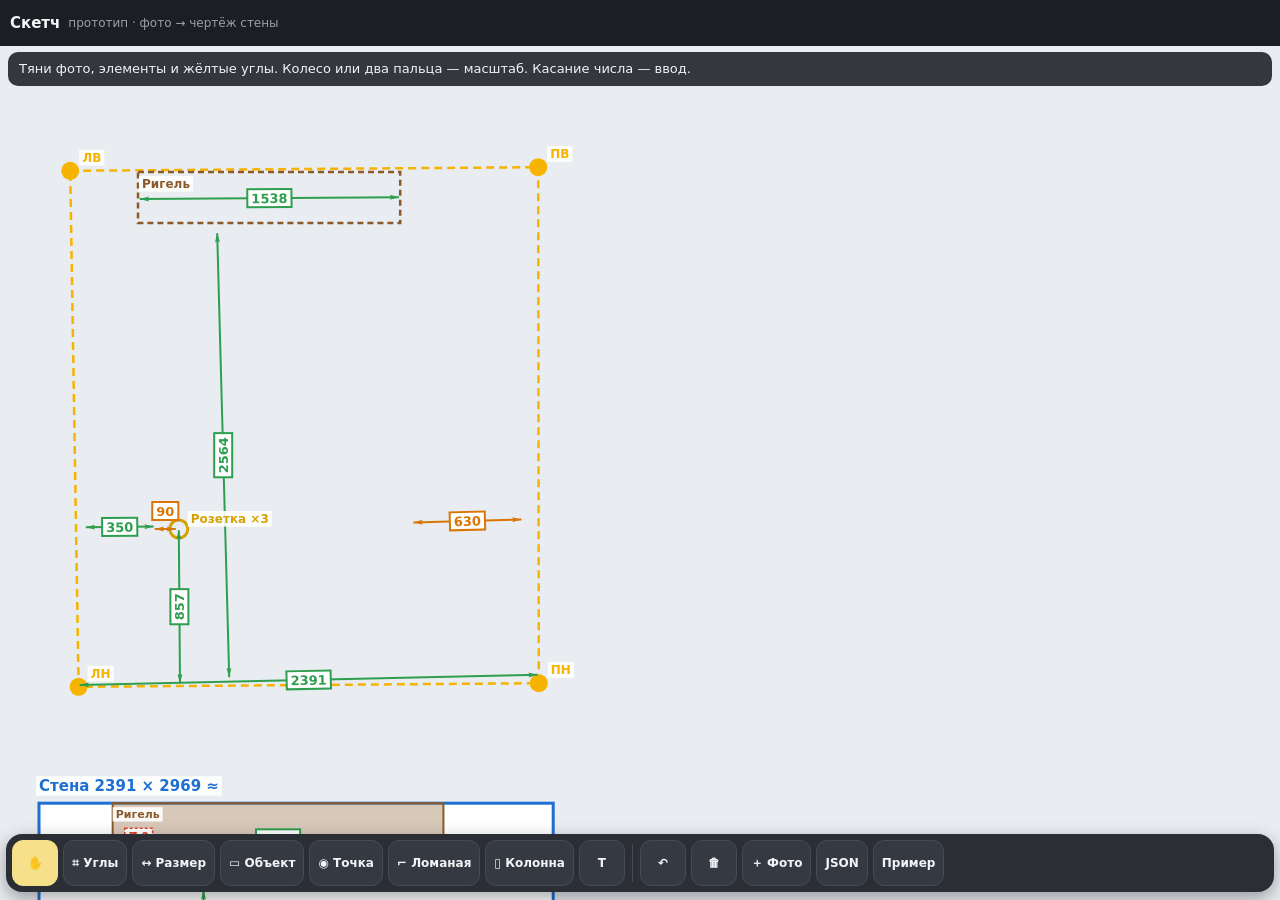
<file: prototypes/sketch/sketch.src.html>
<!DOCTYPE html>
<html lang="ru"><head><meta charset="utf-8">
<meta name="viewport" content="width=device-width,initial-scale=1,maximum-scale=1,user-scalable=no">
<title>Measure · Скетч — прототип</title>
<style>
/* ═══ [BLOCK SK-CSS] ═══ */
*{box-sizing:border-box}html,body{margin:0;height:100%;overflow:hidden;background:#E9ECF0;font:14px system-ui,-apple-system,sans-serif;color:#1A2027;touch-action:none;-webkit-user-select:none;user-select:none}
#cv{position:fixed;inset:0;width:100%;height:100%;display:block}
#top{position:fixed;left:0;right:0;top:0;height:46px;background:#1B1E23;color:#F2F4F7;display:flex;align-items:center;gap:8px;padding:0 10px;z-index:3}
#top b{font-size:15px}#top .sp{flex:1}#top small{opacity:.6;font-size:12px}
#hint{position:fixed;left:8px;right:8px;top:52px;background:rgba(27,30,35,.88);color:#F2F4F7;border-radius:10px;padding:8px 11px;font-size:13px;line-height:1.35;z-index:3;pointer-events:none}
#bar{position:fixed;left:6px;right:6px;bottom:8px;background:#2B2F35;border-radius:16px;padding:6px;display:flex;gap:5px;overflow-x:auto;z-index:3;box-shadow:0 6px 18px rgba(0,0,0,.35)}
#bar button{flex:0 0 auto;min-width:46px;height:46px;border-radius:11px;border:1px solid #444B55;background:#353A42;color:#F2F4F7;font:600 12px system-ui;padding:0 8px;cursor:pointer}
#bar button.on{background:#F6E08A;color:#1B1E23;border-color:#F6E08A}
#bar .sep{flex:0 0 1px;background:#444B55;margin:4px 2px}
#kinds{position:fixed;left:6px;right:6px;bottom:66px;display:none;gap:5px;overflow-x:auto;z-index:3}
#kinds.on{display:flex}
#kinds button{flex:0 0 auto;height:38px;border-radius:10px;border:1px solid #C9CED6;background:#fff;font:600 13px system-ui;padding:0 10px;cursor:pointer}
#kinds button.on{background:#1F6FD1;color:#fff;border-color:#1F6FD1}
#val{position:fixed;display:none;width:96px;height:34px;margin:-17px 0 0 -48px;border:2px solid #1F6FD1;border-radius:8px;font:700 16px system-ui;text-align:center;z-index:5;background:#fff}
#val.on{display:block}
#panel{position:fixed;right:8px;top:100px;width:218px;background:#fff;border-radius:12px;box-shadow:0 6px 18px rgba(0,0,0,.18);padding:10px;z-index:3;display:none;font-size:13px}
#panel.on{display:block}#panel h4{margin:0 0 6px;font-size:14px}#panel .r{display:flex;justify-content:space-between;align-items:center;gap:6px;margin:3px 0}
#panel button{height:30px;border-radius:8px;border:1px solid #C9CED6;background:#fff;font:600 12px system-ui;cursor:pointer}
#panel .ok{color:#2E9E4F}#panel .wr{color:#D97706}#panel .er{color:#E0442B}
#toast{position:fixed;left:50%;bottom:120px;transform:translateX(-50%);background:#1B1E23;color:#fff;padding:8px 14px;border-radius:10px;font-size:13px;display:none;z-index:6;max-width:90%}
#file{display:none}
#dlg{position:fixed;inset:0;background:rgba(0,0,0,.35);display:none;align-items:center;justify-content:center;z-index:8}#dlg.on{display:flex}
#dlg .bx{background:#fff;border-radius:14px;padding:14px;width:min(360px,92vw);box-shadow:0 10px 30px rgba(0,0,0,.3)}
#dlg h4{margin:0 0 10px}#dlg label{display:block;margin:8px 0 3px;font-size:13px;color:#555}
#dlg input,#dlg textarea{width:100%;font:600 16px system-ui;padding:8px;border:1px solid #C9CED6;border-radius:8px}#dlg textarea{font:12px ui-monospace,monospace;height:220px}
#dlg .bt{display:flex;gap:8px;justify-content:flex-end;margin-top:12px}#dlg .bt button{height:40px;padding:0 14px;border-radius:10px;border:1px solid #C9CED6;background:#fff;font:600 14px system-ui}#dlg .bt .pr{background:#1F6FD1;color:#fff;border-color:#1F6FD1}
</style></head><body>
<canvas id="cv"></canvas>
<div id="top"><b>Скетч</b><small>прототип · фото → чертёж стены</small><span class="sp"></span></div>
<div id="hint"></div>
<div id="kinds"></div>
<div id="bar">
  <button data-t="pan" class="on" title="Выбор и перемещение">✋</button>
  <button data-t="cor">⌗ Углы</button>
  <button data-t="dim">↔ Размер</button>
  <button data-t="obj">▭ Объект</button>
  <button data-t="pt">◉ Точка</button>
  <button data-t="plan">⌐ Ломаная</button>
  <button data-t="pcol">▯ Колонна</button>
  <button data-t="txt">Т</button>
  <span class="sep"></span>
  <button id="bUndo">↶</button>
  <button id="bDel">🗑</button>
  <button id="bAdd">＋ Фото</button>
  <button id="bJson">JSON</button>
  <button id="bReset">Пример</button>
</div>
<input id="val" inputmode="decimal" autocomplete="off">
<div id="panel"></div>
<div id="toast"></div>
<input id="file" type="file" accept="image/*" multiple>
<div id="dlg"><div class="bx"></div></div>
<script>
'use strict';
/* ═══ [BLOCK SK-STATE] модель ═══
   photo: {id, src, x, y, w (мир), iw, ih, cor: [[ix,iy]×4 ЛВ ПВ ПН ЛН] | null, L?, H? (ручные),
           els: [{id, t:'dim'|'obj'|'pt'|'txt', sp:'img'|'mm', a,b, v, k, n, D, tx}],
             sp 'img' — точки в px фото (нанесено на фото); 'mm' — мм чертежа (x от левого края, y от пола)
           plan: {pts: [[x, z] мм: x — вдоль стены, z — от стены в помещение], len: {i: мм}} | null} */
const SAMPLE = '[data-uri]';
const KINDS = {rig: ['Ригель', '#8A5A2B'], kor: ['Короб', '#5B6B7A'], kol: ['Колонна', '#6B7785'], nis: ['Ниша', '#8A4026'], okn: ['Проём', '#2E9E4F']};
const PTK = {roz: ['Розетка', '#D4A300'], vyk: ['Выкл.', '#7B3FC4'], svet: ['Свет', '#E0442B'], vod: ['Вода', '#1F6FD1']};
const S = {photos: [], view: {ox: 20, oy: 110, s: 0.42}, tool: 'pan', kind: 'rig', ptk: 'roz', posts: 1, sel: null, und: [], imgs: {}};
const $ = id => document.getElementById(id), cv = $('cv'), cx = cv.getContext('2d');
const uid = () => Math.random().toString(36).slice(2, 9);
const DPR = () => devicePixelRatio || 1;
const clamp = (v, a, b) => Math.max(a, Math.min(b, v));
const strip = p => ({id: p.id, src: p.src, x: p.x, y: p.y, w: p.w, iw: p.iw, ih: p.ih, cor: p.cor, L: p.L, H: p.H, els: p.els, plan: p.plan});
function snap() { S.und.push(JSON.stringify(S.photos.map(p => ({...strip(p), src: undefined})))); if (S.und.length > 60) S.und.shift(); }
function save() { try { localStorage.setItem('sketch.proto2', JSON.stringify({photos: S.photos.map(p => ({...strip(p), src: p.src.length > 400000 && p.src !== SAMPLE ? '' : p.src}))})); } catch (e) { } }
function toast(t) { const e = $('toast'); e.textContent = t; e.style.display = 'block'; clearTimeout(toast.t); toast.t = setTimeout(() => e.style.display = 'none', 2600); }

/* ═══ [BLOCK SK-GEOM] гомография фото → плоскость стены ═══ */
function solve(A, b) { const n = b.length; for (let i = 0; i < n; i++) { let m = i; for (let r = i + 1; r < n; r++) if (Math.abs(A[r][i]) > Math.abs(A[m][i])) m = r; [A[i], A[m]] = [A[m], A[i]]; [b[i], b[m]] = [b[m], b[i]]; for (let r = i + 1; r < n; r++) { const f = A[r][i] / A[i][i]; for (let c = i; c < n; c++) A[r][c] -= f * A[i][c]; b[r] -= f * b[i]; } } const x = Array(n).fill(0); for (let i = n - 1; i >= 0; i--) { let s = b[i]; for (let c = i + 1; c < n; c++) s -= A[i][c] * x[c]; x[i] = s / A[i][i]; } return x; }
function homog(src, dst) { const A = [], b = []; for (let i = 0; i < 4; i++) { const [x, y] = src[i], [u, v] = dst[i]; A.push([x, y, 1, 0, 0, 0, -u * x, -u * y]); b.push(u); A.push([0, 0, 0, x, y, 1, -v * x, -v * y]); b.push(v); } return [...solve(A, b), 1]; }
const hap = (H, [x, y]) => { const w = H[6] * x + H[7] * y + H[8]; return [(H[0] * x + H[1] * y + H[2]) / w, (H[3] * x + H[4] * y + H[5]) / w]; };
const UNIT = [[0, 0], [1, 0], [1, 1], [0, 1]];
function geo(p) { if (!p.cor) return null; const k = JSON.stringify(p.cor); if (p._gk !== k) { p._g = {f: homog(p.cor, UNIT), r: homog(UNIT, p.cor)}; p._gk = k; } return p._g; }
function aspect(p) { const c = p.cor, d = (a, b) => Math.hypot(b[0] - a[0], b[1] - a[1]); return (d(c[0], c[1]) + d(c[3], c[2])) / (d(c[0], c[3]) + d(c[1], c[2])); }

/* ═══ [BLOCK SK-PLAN] вид сверху: ломаная стена и/или колонны ═══
   plan: {pts: [[x, z]] — ломаная стены (мм: x вдоль стены, z — в помещение), len: {i: мм} — введённые длины участков,
          cols: [{id, x, z, w, d}] — колонны (x, z — угол у стены; w — вдоль, d — глубина)} */
const isH = (a, b) => Math.abs(b[0] - a[0]) >= Math.abs(b[1] - a[1]);
function planNorm(pl) { if (!pl) return null; pl.pts = pl.pts || []; pl.len = pl.len || {}; pl.cols = pl.cols || []; return pl; }
const planSegs = pl => pl.pts.slice(1).map((b, i) => [pl.pts[i], b]);
const colPts = c => [[c.x, c.z], [c.x + c.w, c.z], [c.x + c.w, c.z + c.d], [c.x, c.z + c.d]];
function planExt(pl) { const xs = [...pl.pts.map(q => q[0]), ...pl.cols.flatMap(c => [c.x, c.x + c.w])]; return xs.length ? [Math.min(...xs), Math.max(...xs)] : [0, 0]; }
function wallExt(pl) { const xs = pl.pts.map(q => q[0]); return xs.length > 1 ? [Math.min(...xs), Math.max(...xs)] : planExt(pl); }
function planHas(pl) { return !!pl && (pl.pts.length > 1 || pl.cols.length > 0); }
function setSegLen(pl, i, v) {   // длина участка i: конец сдвигается по направлению участка, следующие — следом
  const a = pl.pts[i], b = pl.pts[i + 1], d = [b[0] - a[0], b[1] - a[1]], l = Math.hypot(...d); if (!l || !(v > 0)) { delete pl.len[i]; return; }
  const nb = [a[0] + d[0] / l * v, a[1] + d[1] / l * v], dv = [nb[0] - b[0], nb[1] - b[1]];
  for (let j = i + 1; j < pl.pts.length; j++) pl.pts[j] = [Math.round((pl.pts[j][0] + dv[0]) * 10) / 10, Math.round((pl.pts[j][1] + dv[1]) * 10) / 10];
  for (const c of pl.cols) if (c.x >= Math.min(a[0], b[0]) + Math.abs(d[0]) - 1) { /* колонны правее излома — вместе с ним */ c.x += dv[0]; c.z += dv[1]; }
  pl.len[i] = v; }
// привязка прямоугольника: грань — к параллельному участку стены, у прямого угла — две грани (как колонны плана 0.13)
function snapBox(P, segs, tol) {
  const fit = (pts, skipU) => { let best = null;
    pts.map((a, i) => [a, pts[(i + 1) % 4]]).forEach(([a, b]) => { const el = Math.hypot(b[0] - a[0], b[1] - a[1]); if (el < 1) return; const eu = [(b[0] - a[0]) / el, (b[1] - a[1]) / el];
      for (const [p, q] of segs) { const sl = Math.hypot(q[0] - p[0], q[1] - p[1]); if (sl < 1) continue; const u = [(q[0] - p[0]) / sl, (q[1] - p[1]) / sl], n = [-u[1], u[0]];
        if (Math.abs(Math.abs(eu[0] * u[0] + eu[1] * u[1]) - 1) > .002) continue; if (skipU && Math.abs(u[0] * skipU[0] + u[1] * skipU[1]) > .05) continue;
        const m = [(a[0] + b[0]) / 2, (a[1] + b[1]) / 2], gap = (m[0] - p[0]) * n[0] + (m[1] - p[1]) * n[1]; if (Math.abs(gap) >= tol) continue;
        const t0 = (a[0] - p[0]) * u[0] + (a[1] - p[1]) * u[1], t1 = (b[0] - p[0]) * u[0] + (b[1] - p[1]) * u[1]; if (Math.max(t0, t1) < -tol || Math.min(t0, t1) > sl + tol) continue;
        if (!best || Math.abs(gap) < Math.abs(best.gap)) best = {gap, n, u, seg: [p, q]}; } }); return best; };
  const sh = (pts, v) => pts.map(x => [x[0] + v[0], x[1] + v[1]]);
  const f1 = fit(P); if (!f1) return {pts: P, hl: []}; let pts = sh(P, [-f1.n[0] * f1.gap, -f1.n[1] * f1.gap]); const hl = [f1.seg];
  const f2 = fit(pts, f1.u); if (f2) { pts = sh(pts, [-f2.n[0] * f2.gap, -f2.n[1] * f2.gap]); hl.push(f2.seg); }
  return {pts, hl}; }
function snapCol(pl, c, tol) { const s = snapBox(colPts(c), planSegs(pl), tol); if (s.hl.length) { c.x = Math.min(...s.pts.map(q => q[0])); c.z = Math.min(...s.pts.map(q => q[1])); }
  for (const v of pl.pts) { if (Math.abs(c.x - v[0]) < tol) { c.x = v[0]; s.hl.push([[v[0], v[1]], [v[0], v[1] + c.d]]); break; } if (Math.abs(c.x + c.w - v[0]) < tol) { c.x = v[0] - c.w; s.hl.push([[v[0], v[1]], [v[0], v[1] + c.d]]); break; } }   // край колонны — к концу/излому стены
  return s.hl; }

/* ═══ [BLOCK SK-BUILD] построение чертежа стены ═══
   Размер от края до края — длина/высота точно; остальные привязываются к ближайшему краю
   (стена, излом вида сверху, объект) и задают положение и габариты. */
function build(p) {
  const g = geo(p); if (!g) return null;
  let L = +p.L || 0, H = +p.H || 0, sl = 0, wl = 0, sh = 0, wh = 0, Lx = 0, Hx = 0;
  const ed = u => u < 0.06 || u > 0.94;
  for (const e of p.els) if (e.t === 'dim' && e.v > 0 && e.sp !== 'mm') { const a = hap(g.f, e.a), b = hap(g.f, e.b), du = Math.abs(b[0] - a[0]), dv = Math.abs(b[1] - a[1]);
    if (du > dv && du > 0.05) { const w = du ** 3; sl += e.v / du * w; wl += w; if (du > 0.88 && ed(a[0]) && ed(b[0])) Lx = e.v; }
    else if (dv > 0.05) { const w = dv ** 3; sh += e.v / dv * w; wh += w; if (dv > 0.88 && ed(a[1]) && ed(b[1])) Hx = e.v; } }
  const L0 = p._m && p._m.L, H0 = p._m && p._m.H;   // размер на чертеже от края до края — тоже длина/высота
  for (const e of p.els) if (e.t === 'dim' && e.v > 0 && e.sp === 'mm' && L0) { const dx = Math.abs(e.b[0] - e.a[0]), dy = Math.abs(e.b[1] - e.a[1]);
    if (dx > dy && dx > .94 * L0 && Math.min(e.a[0], e.b[0]) < .03 * L0) Lx = e.v; if (dy > dx && dy > .94 * H0 && Math.min(e.a[1], e.b[1]) < .03 * H0) Hx = e.v; }
  const pl = planNorm(p.plan), hasPl = planHas(pl), pe = hasPl ? planExt(pl) : [0, 0], Lp = pe[1] - pe[0], plh = hasPl ? Lp : 0;
  if (!L) L = Lx || plh || (wl ? sl / wl : 0); if (!H) H = Hx || (wh ? sh / wh : 0);
  const asp = aspect(p); if (!L && H) L = H * asp; if (!H && L) H = L / asp; if (!L && !H) { H = 2700; L = H * asp; }   // без размеров — условно, по пропорции фото
  const exact = {L: !!(p.L || Lx || (hasPl && pl.pts.length > 1 && planSegs(pl).every((_, i) => +pl.len[i] > 0))), H: !!(p.H || Hx)};
  // мм чертежа элементов 'mm' хранятся в масштабе того L/H, при котором нарисованы; пересчёт при изменении
  const mm = u => [u[0] * L, (1 - u[1]) * H];
  const P2 = (e, q) => e.sp === 'mm' ? [q[0] * L / (e.L0 || L), q[1] * H / (e.H0 || H)] : mm(hap(g.f, q));
  const objs = [];
  for (const e of p.els) {
    if (e.t === 'obj') { const Q = e.sp === 'mm' ? [P2(e, e.a), P2(e, e.b)] : [e.a, [e.b[0], e.a[1]], e.b, [e.a[0], e.b[1]]].map(q => P2(e, q)), xs = Q.map(q => q[0]), ys = Q.map(q => q[1]);
      const o = {id: e.id, k: e.k, D: e.D, man: e.man, mm: e.sp === 'mm', x0: clamp(Math.min(...xs), 0, L), x1: clamp(Math.max(...xs), 0, L), y0: clamp(Math.min(...ys), 0, H), y1: clamp(Math.max(...ys), 0, H), sn: []};
      if (!o.man) { if (o.x0 < .03 * L) { o.x0 = 0; o.sn.push('x0'); } if (o.x1 > .97 * L) { o.x1 = L; o.sn.push('x1'); } if (o.y0 < .03 * H) { o.y0 = 0; o.sn.push('y0'); } if (o.y1 > .97 * H) { o.y1 = H; o.sn.push('y1'); } } else o.sn.push('x0', 'x1', 'y0', 'y1'); objs.push(o); }   // поставлен руками на чертеже — размеры его не двигают, только проверяют
    if (e.t === 'pt') { const q = P2(e, e.a); objs.push({id: e.id, k: e.k, pt: 1, man: e.man, n: e.n || 1, x0: q[0], x1: q[0], y0: q[1], y1: q[1]}); }
  }
  const pfe = [], kpl = hasPl && Lp > 0 ? L / Lp : 1, px2 = X => (X - pe[0]) * kpl;   // изломы и колонны вида сверху — закреплённые признаки по x
  if (hasPl) { [...new Set(pl.pts.map(q => Math.round(q[0] * 10) / 10))].forEach((X, i) => pfe.push({id: 'pv' + Math.round(X), only: 'x', pt: 1, x0: px2(X), x1: px2(X), y0: 0, y1: 0}));
    for (const c of pl.cols) pfe.push({id: 'pc' + c.id, only: 'x', x0: px2(c.x), x1: px2(c.x + c.w), y0: 0, y1: H, col: c}); }
  const all = [...objs, ...pfe];
  // край объекта у излома/колонны вида сверху (≤1,5 % L) — на нём и закреплён
  const pX = pfe.flatMap(f => f.pt ? [f.x0] : [f.x0, f.x1]);
  for (const o of objs) if (!o.pt && !o.man) for (const [k, s2] of [['x0', 'x0'], ['x1', 'x1']]) { const v = pX.find(x => Math.abs(x - o[k]) < .015 * L); if (v != null) { o[k] = v; o.sn.push(s2); } }
  const keyOf = f => f.o ? f.o.id + ':' + f.s : 'W:' + f.s;
  const feats = (ax, cr) => { const F = [{o: null, s: 0, v: 0}, {o: null, s: 1, v: ax === 'x' ? L : H}], ct = .05 * (ax === 'x' ? H : L);
    for (const o of all) { if (o.only && o.only !== ax) continue; if (cr != null && !o.only && !o.pt && (ax === 'x' ? (cr < o.y0 - ct || cr > o.y1 + ct) : (cr < o.x0 - ct || cr > o.x1 + ct))) continue; /* край объекта — только там, где объект есть по другой оси */ if (o.pt) F.push({o, s: 'c', v: ax === 'x' ? o.x0 : o.y0}); else { F.push({o, s: 0, v: ax === 'x' ? o.x0 : o.y0}); F.push({o, s: 1, v: ax === 'x' ? o.x1 : o.y1}); } } return F; };
  // пара признаков для размера: ближайшие к концам; габарит одного объекта — с приоритетом
  const pair = (ax, a, b, cr, tight) => { const tol = (tight ? .025 : .07) * (ax === 'x' ? L : H), F = feats(ax, cr), w = f => f.o ? 1 : .5;
    const ca = F.map(f => ({f, d: Math.abs(f.v - a) * w(f)})).filter(x => x.d < tol), cb = F.map(f => ({f, d: Math.abs(f.v - b) * w(f)})).filter(x => x.d < tol);
    let best = null; for (const x of ca) for (const y of cb) { if (x.f === y.f || (x.f.o === y.f.o && x.f.s === y.f.s)) continue; const sc = (x.d + y.d) * (x.f.o && x.f.o === y.f.o ? .6 : 1); if (!best || sc < best.sc) best = {sc, fa: x.f, fb: y.f}; }
    return best || {fa: (ca.sort((p, q) => p.d - q.d)[0] || {}).f || null, fb: null}; };
  const val = (ax, f) => f.o ? (f.s === 'c' ? (ax === 'x' ? f.o.x0 : f.o.y0) : (ax === 'x' ? (f.s ? f.o.x1 : f.o.x0) : (f.s ? f.o.y1 : f.o.y0))) : (f.s ? (ax === 'x' ? L : H) : 0);
  const dims = [];
  for (const e of p.els) if (e.t === 'dim') { const A = P2(e, e.a), B = P2(e, e.b), ax = Math.abs(B[0] - A[0]) >= Math.abs(B[1] - A[1]) ? 'x' : 'y', i = ax === 'x' ? 0 : 1, tight = e.sp === 'mm';
    // привязка размера к краям запоминается и дальше держится за них (объект двигают — размер идёт с ним)
    let fa = null, fb = null; if (e.bind && e.bind.ax === ax) { const F = feats(ax); fa = F.find(f => keyOf(f) === e.bind.a) || null; fb = F.find(f => keyOf(f) === e.bind.b) || null; const held = f => f && f.o && (f.o.man || f.o.mm); if (!(held(fa) || held(fb))) fa = fb = null; }   // держим старую привязку, если объект правили на чертеже
    if (!fa || !fb) { ({fa, fb} = pair(ax, A[i], B[i], ax === 'x' ? (A[1] + B[1]) / 2 : (A[0] + B[0]) / 2, tight)); if (fa && fb) e.bind = {ax, a: keyOf(fa), b: keyOf(fb)}; }
    dims.push({e, ax, A, B, fa, fb, est: Math.abs(B[i] - A[i])}); }
  const pos = {x: new Set(['W:0', 'W:1']), y: new Set(['W:0', 'W:1'])}, wlk = new Set();
  for (const f of pfe) { if (f.pt) pos.x.add(f.id + ':c'); else { pos.x.add(f.id + ':0'); pos.x.add(f.id + ':1'); } }
  for (const o of objs) { for (const k of o.sn || []) pos[k[0]].add(o.id + ':' + k[1]); if (o.pt && o.man) { pos.x.add(o.id + ':c'); pos.y.add(o.id + ':c'); } }
  const KK = ax => ax === 'x' ? ['x0', 'x1'] : ['y0', 'y1'];
  const setPos = (ax, f, v) => { const o = f.o, [k0, k1] = KK(ax), P = pos[ax];
    if (o.pt) { o[k0] = o[k1] = v; P.add(keyOf(f)); return; }
    const me = f.s ? k1 : k0, oth = o.id + ':' + (f.s ? 0 : 1);
    if (wlk.has(o.id + ax) || !P.has(oth)) { const dv = v - o[me]; o[k0] += dv; o[k1] += dv; } else o[me] = v;
    P.add(keyOf(f)); if (wlk.has(o.id + ax)) P.add(oth); };
  const valid = dims.filter(d => d.e.v > 0 && d.fa && d.fb && (d.fa.o || d.fb.o));
  for (const d of valid) if (d.fa.o && d.fa.o === d.fb.o && !d.fa.o.pt) { const o = d.fa.o, [k0, k1] = KK(d.ax); if (o.col) { if (o.col.wx) continue; o.col.w = d.e.v / kpl; } if (o.man) continue;   // размер на колонне вида сверху — её ширина, если не введена там
    if (pos[d.ax].has(o.id + ':1') && !pos[d.ax].has(o.id + ':0')) o[k0] = o[k1] - d.e.v; else o[k1] = o[k0] + d.e.v; wlk.add(o.id + d.ax); }
  const offs = valid.filter(d => !(d.fa.o && d.fa.o === d.fb.o)), done = new Set();
  for (let pass = 0; pass < 6; pass++) for (const d of offs) { if (done.has(d)) continue;
    const P = pos[d.ax], ka = keyOf(d.fa), kb = keyOf(d.fb); let base, mov;
    if (P.has(ka) && !P.has(kb)) { base = d.fa; mov = d.fb; } else if (P.has(kb) && !P.has(ka)) { base = d.fb; mov = d.fa; }
    else if (pass === 5 && !P.has(ka) && !P.has(kb)) { base = d.fa.o ? d.fa : d.fb; mov = base === d.fa ? d.fb : d.fa; } else continue;
    if (!mov.o || mov.o.man) continue; const bv = val(d.ax, base), dir = Math.sign(val(d.ax, mov) - bv) || 1; setPos(d.ax, mov, bv + dir * d.e.v); done.add(d); }
  for (const d of dims) { if (!(d.e.v > 0)) { d.st = 'nov'; continue; } if (!d.fa || !d.fb) { d.st = 'free'; continue; }
    const got = Math.abs(val(d.ax, d.fb) - val(d.ax, d.fa)); d.res = got; d.st = Math.abs(got - d.e.v) <= 2 ? 'ok' : 'bad'; d.va = val(d.ax, d.fa); d.vb = val(d.ax, d.fb); }
  const plan = hasPl ? {pl, mn: pe[0], k: kpl, Lp} : null;
  return {g, L, H, exact, objs, dims, plan};
}

/* ═══ [BLOCK SK-LAYOUT] фото → под ним чертёж стены → под ним вид сверху, по одной оси x ═══ */
const photoH = p => p.w * p.ih / p.iw;
function elev(p) { const m = p._m; if (!m || !m.L) return null; const w = p.w, h = w * m.H / m.L; return {x: p.x, y: p.y + photoH(p) + 80, w, h, k: w / m.L}; }
function planBox(p) { const E = elev(p); if (!E) return null; const m = p._m, pk = m.plan ? m.plan.k : 1, o = m.plan ? m.plan.mn : 0; return {x: E.x, y: E.y + E.h + 70, w: E.w, h: Math.max(200, E.w * .4), k: E.k * pk, o}; }
const imgToW = (p, q) => [p.x + q[0] * p.w / p.iw, p.y + q[1] * p.w / p.iw];
const wToImg = (p, q) => [(q[0] - p.x) * p.iw / p.w, (q[1] - p.y) * p.iw / p.w];
const mmToW = (E, q) => [E.x + q[0] * E.k, E.y + E.h - q[1] * E.k];
const wToMm = (E, q) => [(q[0] - E.x) / E.k, (E.y + E.h - q[1]) / E.k];
const plToW = (B, q) => [B.x + (q[0] - B.o) * B.k, B.y + 24 + q[1] * B.k];
const wToPl = (B, q) => [(q[0] - B.x) / B.k + B.o, (q[1] - B.y - 24) / B.k];
const toScr = q => [(q[0] * S.view.s + S.view.ox) * DPR(), (q[1] * S.view.s + S.view.oy) * DPR()];
const toW = (sx, sy) => [(sx - S.view.ox) / S.view.s, (sy - S.view.oy) / S.view.s];
// точка элемента 'mm' в текущем масштабе чертежа
const emm = (p, e, q) => { const m = p._m; return [q[0] * m.L / (e.L0 || m.L), q[1] * m.H / (e.H0 || m.H)]; };
const emmInv = (p, e, q) => { const m = p._m; return [q[0] * (e.L0 || m.L) / m.L, q[1] * (e.H0 || m.H) / m.H]; };

/* ═══ [BLOCK SK-DRAW] отрисовка ═══ */
function img(p) { if (!S.imgs[p.id]) { const im = new Image(); im.onload = () => { p.iw = im.naturalWidth; p.ih = im.naturalHeight; draw(); }; im.src = p.src; S.imgs[p.id] = im; } return S.imgs[p.id]; }
function draw() {
  const d = DPR(); cv.width = innerWidth * d; cv.height = innerHeight * d; cx.setTransform(1, 0, 0, 1, 0, 0); cx.fillStyle = '#E9ECF0'; cx.fillRect(0, 0, cv.width, cv.height);
  const s = S.view.s * d; cx.setTransform(s, 0, 0, s, S.view.ox * d, S.view.oy * d); const px = 1 / S.view.s;
  for (const p of S.photos) {
    const im = img(p); if (!p.iw) continue; p._m = build(p); const m = p._m;
    cx.drawImage(im, p.x, p.y, p.w, photoH(p));
    if (S.sel && S.sel.p === p.id && S.sel.photo) { cx.strokeStyle = '#1F6FD1'; cx.lineWidth = 3 * px; cx.strokeRect(p.x, p.y, p.w, photoH(p)); }
    const pend = S.pend && S.pend.p === p.id ? S.pend.pts : null;
    if (p.cor && !pend) { const P = p.cor.map(q => imgToW(p, q)); cx.strokeStyle = '#F6B400'; cx.lineWidth = 2.5 * px; cx.setLineDash([8 * px, 5 * px]); cx.beginPath(); P.forEach((q, i) => i ? cx.lineTo(...q) : cx.moveTo(...q)); cx.closePath(); cx.stroke(); cx.setLineDash([]); P.forEach((q, i) => dot(q, '#F6B400', 9 * px, ['ЛВ', 'ПВ', 'ПН', 'ЛН'][i], px)); }
    if (pend) pend.forEach((q, i) => dot(imgToW(p, q), '#F6B400', 9 * px, ['ЛВ', 'ПВ', 'ПН', 'ЛН'][i], px));
    for (const e of p.els) if (e.sp !== 'mm') drawEl(p, e, q => imgToW(p, q), px);
    const E = elev(p);
    if (E) { drawElev(p, m, E, px); drawPlan(p, m, planBox(p), px); }
  }
  if (S.drag && S.drag.prev) S.drag.prev(px);
  const n = S.pend ? S.pend.pts.length : 0; $('hint').textContent = S.tool === 'cor' && S.pend ? `Угол ${n + 1} из 4: ${['левый-верх', 'правый-верх', 'правый-низ', 'левый-низ'][n]}` : HINT[S.tool] || '';
}
function drawElev(p, m, E, px) {
  p._zlab = [];
  cx.fillStyle = '#fff'; cx.fillRect(E.x, E.y, E.w, E.h);
  if (m.plan) { const {pl, mn, k} = m.plan, X = x => (x - mn) * k, zs = pl.pts.map(q => q[1]), zb = zs.length ? Math.min(...zs) : 0;
    const band = (x0, x1, a, t) => { const A = mmToW(E, [x0, m.H]), B = mmToW(E, [x1, 0]); cx.fillStyle = `rgba(107,119,133,${a})`; cx.fillRect(A[0], A[1], B[0] - A[0], B[1] - A[1]); label([A[0] + 4 * px, A[1] + 18 * px], t, '#3E4954', px, 12); };
    for (const [a, b] of planSegs(pl)) if (isH(a, b) && Math.abs(a[1] - zb) > .5) band(X(Math.min(a[0], b[0])), X(Math.max(a[0], b[0])), .2, 'Z ' + Math.round(a[1] - zb));
    for (const c of pl.cols) band(X(c.x), X(c.x + c.w), .42, 'Колонна Z ' + Math.round(c.z + c.d - zb));
    cx.strokeStyle = '#3E4954'; cx.lineWidth = 2 * px;
    for (const x of [...new Set([...pl.pts.map(q => X(q[0])), ...pl.cols.flatMap(c => [X(c.x), X(c.x + c.w)])].map(v => Math.round(v))) ]) { if (x <= .5 || x >= m.L - .5) continue; const A = mmToW(E, [x, m.H]), B = mmToW(E, [x, 0]); cx.beginPath(); cx.moveTo(...A); cx.lineTo(...B); cx.stroke(); } }
  cx.strokeStyle = '#1F6FD1'; cx.lineWidth = 3 * px; cx.strokeRect(E.x, E.y, E.w, E.h);
  for (const o of m.objs) { const sel = S.sel && S.sel.e === o.id;
    if (o.pt) { const K = PTK[o.k] || PTK.roz; for (let j = 0; j < (o.n || 1); j++) { const c = mmToW(E, [o.x0 + j * 71, o.y0]);   /* точка розетки — центр первого подрозетника, остальные вправо с шагом 71 */ cx.fillStyle = sel ? '#1F6FD1' : K[1]; cx.beginPath(); cx.arc(c[0], c[1], Math.max(35 * E.k, 4 * px), 0, 7); cx.fill(); } continue; }
    const A = mmToW(E, [o.x0, o.y1]), B = mmToW(E, [o.x1, o.y0]), K = KINDS[o.k] || KINDS.kol; cx.fillStyle = K[1] + '55'; cx.strokeStyle = sel ? '#1F6FD1' : K[1]; cx.lineWidth = (sel ? 3 : 2) * px; cx.fillRect(A[0], A[1], B[0] - A[0], B[1] - A[1]); cx.strokeRect(A[0], A[1], B[0] - A[0], B[1] - A[1]);
    label([A[0] + 3 * px, A[1] + 15 * px], K[0], K[1], px, 11);
    { const zt = zTxt(o.D), c = [A[0] + 26 * px, Math.min(B[1] - 12 * px, A[1] + 34 * px)]; cx.font = `700 ${12 * px}px system-ui`; const zw = cx.measureText(zt).width; cx.fillStyle = '#fff'; cx.fillRect(c[0] - zw / 2 - 4 * px, c[1] - 9 * px, zw + 8 * px, 18 * px); cx.strokeStyle = o.D ? K[1] : '#E0442B'; cx.lineWidth = 1.5 * px; if (!o.D) cx.setLineDash([3 * px, 2 * px]); cx.strokeRect(c[0] - zw / 2 - 4 * px, c[1] - 9 * px, zw + 8 * px, 18 * px); cx.setLineDash([]); cx.fillStyle = o.D ? K[1] : '#E0442B'; cx.fillText(zt, c[0] - zw / 2, c[1] + 4 * px); (p._zlab = p._zlab || []).push({c, id: o.id}); }
    if (sel) handles([[A[0], B[1]], [B[0], B[1]], [B[0], A[1]], [A[0], A[1]]], px); }
  // размеры — на самом чертеже, в месте проведения (видны касание и привязка)
  for (const dm of m.dims) { if (dm.pl) continue; const col = dm.st === 'ok' ? '#2E9E4F' : dm.st === 'bad' ? '#E0442B' : '#D97706', sel = S.sel && S.sel.e === dm.e.id; let P, Q;
    const ptO = [dm.fa, dm.fb].map(f => f && f.o && f.o.pt && !f.o.only ? f.o : null).find(Boolean);   // размер до розетки/вывода — через её центр
    if (dm.fa && dm.fb && dm.e.v > 0) { if (dm.ax === 'x') { const y = ptO ? ptO.y0 : clamp((dm.A[1] + dm.B[1]) / 2, m.H * .03, m.H * .97); P = mmToW(E, [dm.va, y]); Q = mmToW(E, [dm.vb, y]); } else { const x = ptO ? ptO.x0 : clamp((dm.A[0] + dm.B[0]) / 2, m.L * .03, m.L * .97); P = mmToW(E, [x, dm.va]); Q = mmToW(E, [x, dm.vb]); } }
    else { P = mmToW(E, dm.A); Q = mmToW(E, dm.B); }
    const t = dm.e.v > 0 ? String(dm.e.v) + (dm.st === 'bad' ? ' ≠ ' + Math.round(dm.res) : '') : '?';
    dm.e._labE = dimLine(P, Q, t, sel ? '#1F6FD1' : col, px, dm.st === 'free'); dm.e._segE = [P, Q]; }
  label([E.x, E.y - 12 * px], `Стена ${Math.round(m.L)}${m.exact.L ? '' : ' ≈'} × ${Math.round(m.H)}${m.exact.H ? '' : ' ≈'}`, '#1F6FD1', px, 15);
}
function drawPlan(p, m, B, px) {
  cx.fillStyle = '#F7F8FA'; cx.fillRect(B.x, B.y, B.w, B.h); cx.strokeStyle = '#C9CED6'; cx.lineWidth = 1 * px; cx.strokeRect(B.x, B.y, B.w, B.h);
  const pl = planNorm(p.plan); p._plab = [];
  label([B.x, B.y - 10 * px], 'Вид сверху' + (planHas(pl) ? '' : ' — ⌐ Ломаная или ▯ Колонна'), '#3E4954', px, 14);
  if (!pl) return; const T = q => plToW(B, q), sel = S.sel && S.sel.p === p.id ? S.sel : {};
  const box = (c, t, exact, kind, extra) => { cx.font = `700 ${13 * px}px system-ui`; const w = cx.measureText(t).width; cx.fillStyle = '#fff'; cx.fillRect(c[0] - w / 2 - 4 * px, c[1] - 9 * px, w + 8 * px, 18 * px); cx.strokeStyle = exact ? '#1A2027' : '#E0442B'; cx.lineWidth = 1.5 * px; if (!exact) cx.setLineDash([3 * px, 2 * px]); cx.strokeRect(c[0] - w / 2 - 4 * px, c[1] - 9 * px, w + 8 * px, 18 * px); cx.setLineDash([]); cx.fillStyle = exact ? '#1A2027' : '#E0442B'; cx.fillText(t, c[0] - w / 2, c[1] + 5 * px); p._plab.push({c, kind, ...extra}); };
  // колонны
  for (const c of pl.cols) { const P = colPts(c).map(T), on = sel.pc === c.id; cx.fillStyle = 'rgba(107,119,133,.45)'; cx.strokeStyle = on ? '#1F6FD1' : '#3E4954'; cx.lineWidth = (on ? 3 : 2) * px; cx.beginPath(); P.forEach((q, i) => i ? cx.lineTo(...q) : cx.moveTo(...q)); cx.closePath(); cx.fill(); cx.stroke();
    box([(P[2][0] + P[3][0]) / 2, P[2][1] + 16 * px], String(Math.round(c.w)), c.wx, 'cw', {id: c.id});
    box([P[1][0] + 24 * px, (P[1][1] + P[2][1]) / 2], String(Math.round(c.d)), c.dx, 'cd', {id: c.id});
    const we = wallExt(pl); if (pl.pts.length > 1) { const a = T([we[0], c.z + c.d / 2]), b = T([c.x, c.z + c.d / 2]); if (b[0] - a[0] > 30 * px) { cx.strokeStyle = '#9AA0A8'; cx.lineWidth = 1 * px; cx.setLineDash([4 * px, 3 * px]); cx.beginPath(); cx.moveTo(...a); cx.lineTo(...b); cx.stroke(); cx.setLineDash([]); box([(a[0] + b[0]) / 2, a[1]], '← ' + Math.round(c.x - we[0]), c.ox, 'co', {id: c.id}); } } }
  // ломаная стены
  if (pl.pts.length) { cx.strokeStyle = '#1A2027'; cx.lineWidth = 5 * px; cx.lineJoin = 'round'; cx.beginPath(); pl.pts.forEach((q, i) => { const w = T(q); i ? cx.lineTo(...w) : cx.moveTo(...w); }); cx.stroke();
    pl.pts.forEach((q, i) => dot(T(q), sel.pv === i ? '#1F6FD1' : '#1A2027', 7 * px, '', px));
    planSegs(pl).forEach(([a, b], i) => { const A = T(a), Bq = T(b), l = Math.hypot(b[0] - a[0], b[1] - a[1]); if (l < 1) return; const n = [-(Bq[1] - A[1]) / Math.hypot(Bq[0] - A[0], Bq[1] - A[1]), (Bq[0] - A[0]) / Math.hypot(Bq[0] - A[0], Bq[1] - A[1])];
      const v = +pl.len[i]; box([(A[0] + Bq[0]) / 2 + n[0] * 16 * px, (A[1] + Bq[1]) / 2 + n[1] * 16 * px], v > 0 ? String(v) : '≈' + Math.round(l), v > 0, 'seg', {i}); }); }
  if (S.plHl && S.plHl.p === p.id) { cx.strokeStyle = '#00A0E0'; cx.lineWidth = 6 * px; cx.globalAlpha = .8; for (const [a, b] of S.plHl.hl) { cx.beginPath(); cx.moveTo(...T(a)); cx.lineTo(...T(b)); cx.stroke(); } cx.globalAlpha = 1; }
}
function handles(P, px) { cx.fillStyle = '#1F6FD1'; cx.strokeStyle = '#fff'; cx.lineWidth = 1.5 * px; for (const q of P) { cx.fillRect(q[0] - 7 * px, q[1] - 7 * px, 14 * px, 14 * px); cx.strokeRect(q[0] - 7 * px, q[1] - 7 * px, 14 * px, 14 * px); } }
function dot(q, c, r, t, px) { cx.fillStyle = c; cx.beginPath(); cx.arc(q[0], q[1], r, 0, 7); cx.fill(); if (t) label([q[0] + r + 3 * px, q[1] - r], t, c, px, 12); }
function label(q, t, c, px, sz = 13) { cx.font = `700 ${sz * px}px system-ui`; const w = cx.measureText(t).width; cx.fillStyle = 'rgba(255,255,255,.9)'; cx.fillRect(q[0] - 3 * px, q[1] - sz * px, w + 6 * px, sz * 1.3 * px); cx.fillStyle = c; cx.fillText(t, q[0], q[1]); }
// размерная линия; вертикальная подпись — вдоль стрелки, читается снизу вверх, по центру
function dimLine(P, Q, t, c, px, dash) {
  cx.strokeStyle = c; cx.fillStyle = c; cx.lineWidth = 2 * px; if (dash) cx.setLineDash([6 * px, 4 * px]); cx.beginPath(); cx.moveTo(...P); cx.lineTo(...Q); cx.stroke(); cx.setLineDash([]);
  // наконечник как в v81 (zArrHd): узкий острый ±15°, с выемкой, длина ∝ толщине линии
  const lw = 2 * px, hl = Math.max(6 * px, Math.min(70 * px, lw * 4.6)), hw = hl * .27, L2 = Math.hypot(Q[0] - P[0], Q[1] - P[1]) || 1;
  for (const [B, s2] of [[Q, 1], [P, -1]]) { const e = [(Q[0] - P[0]) / L2 * s2, (Q[1] - P[1]) / L2 * s2], n = [-e[1], e[0]];
    cx.beginPath(); cx.moveTo(B[0], B[1]); cx.lineTo(B[0] - e[0] * hl + n[0] * hw, B[1] - e[1] * hl + n[1] * hw); cx.lineTo(B[0] - e[0] * hl * .84, B[1] - e[1] * hl * .84); cx.lineTo(B[0] - e[0] * hl - n[0] * hw, B[1] - e[1] * hl - n[1] * hw); cx.closePath(); cx.fill(); }
  const m = [(P[0] + Q[0]) / 2, (P[1] + Q[1]) / 2], vert = Math.abs(Q[1] - P[1]) > Math.abs(Q[0] - P[0]);
  let ang = Math.atan2(Q[1] - P[1], Q[0] - P[0]); if (vert) ang = -Math.PI / 2; else if (ang > Math.PI / 2 || ang < -Math.PI / 2) ang += Math.PI;
  cx.font = `700 ${13 * px}px system-ui`; const w = cx.measureText(t).width, len = Math.hypot(Q[0] - P[0], Q[1] - P[1]);
  const sh = len < w + 26 * px ? -18 * px : 0;   // короткий размер — подпись над линией, стрелки видны
  cx.save(); cx.translate(m[0], m[1]); cx.rotate(ang); cx.translate(0, sh);
  cx.fillStyle = '#fff'; cx.fillRect(-w / 2 - 4 * px, -9 * px, w + 8 * px, 18 * px); cx.strokeRect(-w / 2 - 4 * px, -9 * px, w + 8 * px, 18 * px); cx.fillStyle = c; cx.fillText(t, -w / 2, 5 * px); cx.restore();
  return sh ? [m[0] + Math.sin(ang) * -sh, m[1] + Math.cos(ang) * sh] : m;
}
function drawEl(p, e, T, px) {
  const sel = S.sel && S.sel.e === e.id;
  if (e.t === 'dim') { const st = (p._m && p._m.dims.find(d => d.e === e) || {}).st, c = sel ? '#1F6FD1' : st === 'ok' ? '#2E9E4F' : st === 'bad' ? '#E0442B' : '#D97706'; e._lab = dimLine(T(e.a), T(e.b), e.v > 0 ? String(e.v) : '?', c, px); }
  if (e.t === 'obj') { const A = T(e.a), B = T(e.b), K = KINDS[e.k] || KINDS.kol; cx.strokeStyle = sel ? '#1F6FD1' : K[1]; cx.lineWidth = 2.5 * px; cx.setLineDash([6 * px, 4 * px]); cx.strokeRect(A[0], A[1], B[0] - A[0], B[1] - A[1]); cx.setLineDash([]); label([Math.min(A[0], B[0]) + 4 * px, Math.min(A[1], B[1]) + 16 * px], K[0], K[1], px, 12); if (sel) handles([A, [B[0], A[1]], B, [A[0], B[1]]], px); }
  if (e.t === 'pt') { const c = T(e.a), K = PTK[e.k] || PTK.roz; cx.strokeStyle = sel ? '#1F6FD1' : K[1]; cx.lineWidth = 3 * px; cx.beginPath(); cx.arc(c[0], c[1], 9 * px, 0, 7); cx.stroke(); label([c[0] + 12 * px, c[1] - 6 * px], K[0] + ((e.n || 1) > 1 ? ' ×' + e.n : ''), K[1], px, 12); }
  if (e.t === 'txt') label(T(e.a), e.tx || 'заметка', '#1A2027', px, 15);
}

/* ═══ [BLOCK SK-HIT] попадание: фото, чертёж стены, вид сверху ═══ */
function photoAt(w) { for (let i = S.photos.length - 1; i >= 0; i--) { const p = S.photos[i]; if (!p.iw) continue;
  if (w[0] >= p.x && w[0] <= p.x + p.w && w[1] >= p.y && w[1] <= p.y + photoH(p)) return {p, sp: 'img', q: wToImg(p, w)};
  const E = elev(p); if (E && w[0] >= E.x - 10 && w[0] <= E.x + E.w + 10 && w[1] >= E.y - 10 && w[1] <= E.y + E.h + 10) return {p, sp: 'mm', q: wToMm(E, w), E};
  const B = planBox(p); if (B && w[0] >= B.x - 40 && w[0] <= B.x + B.w + 40 && w[1] >= B.y - 20 && w[1] <= B.y + B.h + 20) return {p, sp: 'plan', q: wToPl(B, w), B}; } return null; }
function elAt(w) { const r = 16 / S.view.s;
  for (const p of S.photos) { for (const e of p.els) if (e.t === 'dim') for (const L of [e._labE, e.sp !== 'mm' && e._lab]) if (L && Math.hypot(w[0] - L[0], w[1] - L[1]) < r * 1.6) return {p, e, lab: L};
    for (const L of p._plab || []) if (Math.hypot(w[0] - L.c[0], w[1] - L.c[1]) < r * 1.6) return {p, plab: L};
    for (const L of p._zlab || []) if (Math.hypot(w[0] - L.c[0], w[1] - L.c[1]) < r * 1.4) return {p, zlab: L}; }
  for (const p of S.photos) { const E = elev(p);
    for (const e of [...p.els].reverse()) { const onPhoto = e.sp !== 'mm', T = onPhoto ? q => imgToW(p, q) : E ? q => mmToW(E, emm(p, e, q)) : null; if (!T) continue;
      if ((e.t === 'pt' || e.t === 'txt') && Math.hypot(w[0] - T(e.a)[0], w[1] - T(e.a)[1]) < r) return {p, e};
      const seg = e.t === 'dim' ? (onPhoto ? [T(e.a), T(e.b)] : e._segE) : null;
      if (seg) { const [A, B] = seg, v = [B[0] - A[0], B[1] - A[1]], l2 = v[0] * v[0] + v[1] * v[1] || 1, t = clamp(((w[0] - A[0]) * v[0] + (w[1] - A[1]) * v[1]) / l2, 0, 1); if (Math.hypot(A[0] + v[0] * t - w[0], A[1] + v[1] * t - w[1]) < r * .7) return {p, e}; }
      if (e.t === 'obj') { const A = T(e.a), B = T(e.b); if (w[0] > Math.min(A[0], B[0]) && w[0] < Math.max(A[0], B[0]) && w[1] > Math.min(A[1], B[1]) && w[1] < Math.max(A[1], B[1])) return {p, e}; } } }
  return null; }
function corAt(p, w) { if (!p.cor) return -1; const r = 18 / S.view.s; for (let i = 0; i < 4; i++) { const c = imgToW(p, p.cor[i]); if (Math.hypot(w[0] - c[0], w[1] - c[1]) < r) return i; } return -1; }

/* ═══ [BLOCK SK-DLG] окно ввода внутри страницы (prompt/alert в рамке артефакта запрещены) ═══ */
function dlg(title, fields, ok, okText = 'Готово', extra) { const D = $('dlg'), B = D.querySelector('.bx');
  B.innerHTML = `<h4>${title}</h4>` + fields.map((f, i) => f.area ? `<textarea id="dg${i}" readonly>${f.v || ''}</textarea>` : `<label>${f.l}</label><input id="dg${i}" ${f.num ? 'inputmode="decimal"' : ''} value="${f.v == null ? '' : f.v}">`).join('') + `<div class="bt">${extra ? `<button id="dgX">${extra[0]}</button>` : ''}<button id="dgC">Отмена</button><button id="dgO" class="pr">${okText}</button></div>`;
  D.classList.add('on'); const close = () => D.classList.remove('on');
  $('dgC').onclick = close; $('dgO').onclick = () => { const v = fields.map((f, i) => $('dg' + i).value); close(); ok && ok(v); };
  if (extra) $('dgX').onclick = () => extra[1](); const f0 = $('dg0'); if (f0 && !fields[0].area) setTimeout(() => { f0.focus(); f0.select(); }, 30); }

/* глубина Z: выступ — плюс, ниша — минус (знак по виду объекта) */
const zSign = (e, v) => !v ? '' : e.k === 'nis' ? -Math.abs(v) : Math.abs(v);
const zTxt = v => v === '' || v == null ? 'Z ?' : 'Z ' + (v < 0 ? '−' + Math.abs(v) : v);
/* ═══ [BLOCK SK-INPUT] ввод значения — поле над подписью, родная клавиатура ═══ */
function ask(get, set, at, force, neg) { const i = $('val'), s = toScr(at); i.style.left = s[0] / DPR() + 'px'; i.style.top = s[1] / DPR() + 'px'; i.value = get() || ''; i.classList.add('on'); i._t = {get, set, force, neg}; setTimeout(() => { i.focus(); i.select(); }, 30); }
$('val').addEventListener('keydown', ev => { if (ev.key === 'Enter') ev.target.blur(); });
$('val').addEventListener('blur', () => { const i = $('val'), t = i._t; i.classList.remove('on'); i._t = null; if (!t) return; const n = parseFloat(String(i.value).replace(',', '.').replace('−', '-')), v = Number.isFinite(n) && (t.neg ? n !== 0 : n > 0) ? Math.round(n) : 0; if (v && (t.force || v !== (+t.get() || 0))) { snap(); t.set(v); save(); } else if (!v && !t.force && (+t.get() || 0)) { snap(); t.set(0); save(); } draw(); panel(); });

/* ═══ [BLOCK SK-GESTURE] перо/палец/мышь — инструмент; два пальца или колесо — масштаб ═══ */
const ptr = new Map();
cv.addEventListener('pointerdown', ev => { if (ev.button > 0) return; try { cv.setPointerCapture(ev.pointerId); } catch (e) { } ptr.set(ev.pointerId, [ev.clientX, ev.clientY]);
  if (ptr.size === 2) { if (S.drag && S.drag.undo) S.drag.undo(); S.drag = {pinch: pinchState()}; return; }
  if ($('val').classList.contains('on')) $('val').blur();
  start(toW(ev.clientX, ev.clientY), ev); draw(); });
cv.addEventListener('pointermove', ev => { if (!ptr.has(ev.pointerId)) return; ptr.set(ev.pointerId, [ev.clientX, ev.clientY]); const g = S.drag; if (!g) return;
  if (g.pinch) { const n = pinchState(), o = g.pinch; S.view.s = clamp(o.s * n.d / o.d, .05, 6); S.view.ox = n.c[0] - (o.c[0] - o.ox) * (S.view.s / o.s); S.view.oy = n.c[1] - (o.c[1] - o.oy) * (S.view.s / o.s); draw(); return; }
  g.move && g.move(toW(ev.clientX, ev.clientY), [ev.clientX, ev.clientY]); draw(); });
const end = ev => { if (!ptr.has(ev.pointerId)) return; ptr.delete(ev.pointerId); const g = S.drag; if (!g) return; if (g.pinch) { S.drag = ptr.size ? {pinch: pinchState()} : null; return; } if (ev.type !== 'pointercancel' && g.end) g.end(toW(ev.clientX, ev.clientY)); else if (g.undo) g.undo(); S.drag = null; draw(); };
cv.addEventListener('pointerup', end); cv.addEventListener('pointercancel', end); cv.addEventListener('lostpointercapture', end);
cv.addEventListener('wheel', ev => { ev.preventDefault(); const f = Math.exp(-ev.deltaY * .0015), w = toW(ev.clientX, ev.clientY); S.view.s = clamp(S.view.s * f, .05, 6); S.view.ox = ev.clientX - w[0] * S.view.s; S.view.oy = ev.clientY - w[1] * S.view.s; draw(); }, {passive: false});
function pinchState() { const [a, b] = [...ptr.values()]; return {d: Math.hypot(b[0] - a[0], b[1] - a[1]) || 1, c: [(a[0] + b[0]) / 2, (a[1] + b[1]) / 2], s: S.view.s, ox: S.view.ox, oy: S.view.oy}; }
function cornerDrag(p, i) { let moved = 0; S.drag = {move: q => { if (!moved) { snap(); moved = 1; } p.cor = p.cor.slice(); p.cor[i] = wToImg(p, q); }, end: () => { if (moved) save(); }}; }
function start(w, ev) {
  const t = S.tool, at = photoAt(w), c0 = [ev.clientX, ev.clientY];
  const pan = () => { const o = {ox: S.view.ox, oy: S.view.oy}; S.drag = {move: (q, c) => { S.view.ox = o.ox + c[0] - c0[0]; S.view.oy = o.oy + c[1] - c0[1]; }, end: () => { if (Math.abs(S.view.ox - o.ox) + Math.abs(S.view.oy - o.oy) < 4) { S.sel = null; panel(); } }}; };
  // углы — первым: тянуть существующий угол или ставить 4 новых (без помех от подписей)
  if (t === 'cor') { if (!at || at.sp !== 'img') return pan(); const p = at.p, q0 = at.q;
    const add = () => { if (!S.pend || S.pend.p !== p.id) S.pend = {p: p.id, pts: []}; S.pend.pts.push(q0); if (S.pend.pts.length === 4) { snap(); p.cor = S.pend.pts; S.pend = null; save(); toast('Углы стены заданы'); } };
    const ci = !S.pend ? corAt(p, w) : -1;
    if (ci >= 0) { cornerDrag(p, ci); const g = S.drag, e0 = g.end; let mv = 0; const m0 = g.move; g.move = q => { mv = 1; m0(q); }; g.end = q => mv ? e0(q) : add(); return; }   // тянуть — правка угла, касание — новый набор
    add(); return; }
  const hit = elAt(w);
  if (hit && hit.lab) { S.sel = {p: hit.p.id, e: hit.e.id}; panel(); const rel = () => { const d = (hit.p._m.dims || []).find(x => x.e === hit.e); if (d) for (const f of [d.fa, d.fb]) { const el = f && f.o && hit.p.els.find(x => x.id === f.o.id); if (el) delete el.man; } };   // новое число — снова задаёт положение
    S.drag = {end: () => ask(() => hit.e.v, v => { hit.e.v = v; rel(); }, hit.lab)}; return; }
  if (hit && hit.zlab) { const e = hit.p.els.find(x => x.id === hit.zlab.id); S.sel = {p: hit.p.id, e: e.id}; panel(); S.drag = {end: () => ask(() => e.D, v => e.D = zSign(e, v), hit.zlab.c, 1, 1)}; return; }
  if (hit && hit.plab) { const L = hit.plab, pl = planNorm(hit.p.plan), c = pl.cols.find(x => x.id === L.id), we = wallExt(pl); let get, set;
    if (L.kind === 'seg') { const [a, b] = planSegs(pl)[L.i]; get = () => pl.len[L.i] || Math.round(Math.hypot(b[0] - a[0], b[1] - a[1])); set = v => setSegLen(pl, L.i, v); }
    else if (L.kind === 'cw') { get = () => Math.round(c.w); set = v => { c.w = v; c.wx = 1; }; }
    else if (L.kind === 'cd') { get = () => Math.round(c.d); set = v => { c.d = v; c.dx = 1; }; }
    else { get = () => Math.round(c.x - we[0]); set = v => { c.x = we[0] + v; c.ox = 1; }; }
    S.sel = c ? {p: hit.p.id, pc: c.id} : {p: hit.p.id}; panel(); S.drag = {end: () => ask(get, set, L.c, 1)}; return; }
  if (t === 'pan') {
    if (at && at.sp === 'img') { const ci = corAt(at.p, w); if (ci >= 0) return cornerDrag(at.p, ci); }
    if (at && at.sp === 'img' && S.sel && S.sel.p === at.p.id && S.sel.e) { const p = at.p, e = p.els.find(x => x.id === S.sel.e); if (e && e.t === 'obj' && e.sp !== 'mm') {   // маркеры объекта на фото
      const P = [e.a, [e.b[0], e.a[1]], e.b, [e.a[0], e.b[1]]].map(q => imgToW(p, q)), hi = P.findIndex(q => Math.hypot(q[0] - w[0], q[1] - w[1]) < 16 / S.view.s);
      if (hi >= 0) { let moved = 0; S.drag = {move: q => { if (!moved) { snap(); moved = 1; } const r = wToImg(p, q); if (hi === 0 || hi === 3) e.a = [r[0], e.a[1]]; else e.b = [r[0], e.b[1]]; if (hi < 2) e.a = [e.a[0], r[1]]; else e.b = [e.b[0], r[1]]; }, end: () => { if (moved) save(); }}; return; } } }
    if (at && at.sp === 'mm') { const r = elevObjDrag(at.p, at.E, w); if (r) return; }
    if (hit && hit.e) { const p = hit.p, e = hit.e; S.sel = {p: p.id, e: e.id}; panel(); const a0 = e.a.slice(), b0 = e.b ? e.b.slice() : null, w0 = w; let moved = 0;
      const E = elev(p), conv = e.sp === 'mm' ? (dx, dy) => { const d = emmInv(p, e, [dx / E.k, -dy / E.k]); return d; } : (dx, dy) => [dx * p.iw / p.w, dy * p.iw / p.w];
      S.drag = {move: q => { if (!moved) { snap(); moved = 1; delete e.bind; } const [dx, dy] = conv(q[0] - w0[0], q[1] - w0[1]); e.a = [a0[0] + dx, a0[1] + dy]; if (b0) e.b = [b0[0] + dx, b0[1] + dy]; }, end: () => { if (moved) save(); }}; return; }
    if (at && at.sp === 'plan' && at.p.plan) { const p = at.p, B = at.B, pl = planNorm(p.plan), tol = 18 / (S.view.s * B.k), q0 = at.q;
      const vi = pl.pts.findIndex(q => Math.hypot(q[0] - q0[0], q[1] - q0[1]) < tol);
      if (vi >= 0) { S.sel = {p: p.id, pv: vi}; panel(); const o = pl.pts[vi].slice(); let moved = 0;
        S.drag = {move: w2 => { if (!moved) { snap(); moved = 1; delete pl.len[vi - 1]; delete pl.len[vi]; } const q = wToPl(B, w2); let x = o[0] + q[0] - q0[0], z = o[1] + q[1] - q0[1];
          for (const j of [vi - 1, vi + 1]) { const n = pl.pts[j]; if (!n) continue; if (Math.abs(x - n[0]) < tol) x = n[0]; if (Math.abs(z - n[1]) < tol) z = n[1]; }   // по прямой с соседями
          pl.pts[vi] = [Math.round(x), Math.round(z)]; }, end: () => { if (moved) save(); }}; return; }
      const c = [...pl.cols].reverse().find(c => q0[0] >= c.x && q0[0] <= c.x + c.w && q0[1] >= c.z && q0[1] <= c.z + c.d);
      if (c) { S.sel = {p: p.id, pc: c.id}; panel(); const o = [c.x, c.z]; let moved = 0;
        S.drag = {move: w2 => { if (!moved) { snap(); moved = 1; } const q = wToPl(B, w2); c.x = o[0] + q[0] - q0[0]; c.z = o[1] + q[1] - q0[1]; S.plHl = {p: p.id, hl: snapCol(pl, c, tol)}; },
          end: () => { S.plHl = null; c.x = Math.round(c.x); c.z = Math.round(c.z); delete c.ox; if (moved) save(); }}; return; }
      return pan(); }
    if (at && at.sp === 'img') { const p = at.p, x0 = p.x, y0 = p.y; S.sel = {p: p.id, photo: 1}; panel(); let moved = 0; S.drag = {move: (q, c) => { if (!moved) { snap(); moved = 1; } p.x = x0 + (c[0] - c0[0]) / S.view.s; p.y = y0 + (c[1] - c0[1]) / S.view.s; }, end: () => { if (moved) save(); }}; return; }
    return pan();
  }
  if (!at) return pan();
  const p = at.p;
  if (t === 'plan' || t === 'pcol') { if (at.sp !== 'plan') return toast('Вид сверху рисуется в рамке под чертежом стены'); const B = at.B, pl = p.plan = planNorm(p.plan || {}), tol = 18 / (S.view.s * B.k);
    if (t === 'plan') return planTap(p, pl, at.q, tol);
    const a = at.q.slice(); let c = null;
    S.drag = {move: w2 => { const b = wToPl(B, w2); c = {id: uid(), x: Math.min(a[0], b[0]), z: Math.min(a[1], b[1]), w: Math.abs(b[0] - a[0]), d: Math.abs(b[1] - a[1])}; S.plHl = {p: p.id, hl: snapCol(pl, c, tol)}; },
      prev: px => { if (!c) return; const P = colPts(c).map(q => plToW(B, q)); cx.strokeStyle = '#1F6FD1'; cx.lineWidth = 2 * px; cx.setLineDash([6 * px, 4 * px]); cx.beginPath(); P.forEach((q, i) => i ? cx.lineTo(...q) : cx.moveTo(...q)); cx.closePath(); cx.stroke(); cx.setLineDash([]); },
      end: () => { S.plHl = null; if (!c || c.w < 30 || c.d < 30) return toast('Колонна — протяни от угла к углу (от 30 мм)'); snap(); for (const k of ['x', 'z', 'w', 'd']) c[k] = Math.round(c[k]); pl.cols.push(c); S.sel = {p: p.id, pc: c.id}; save(); panel(); }}; return; }
  if (at.sp === 'plan') return pan();
  if (!p.cor) return toast('Сначала углы стены на фото (⌗ Углы)');
  const mmSp = at.sp === 'mm', m = p._m, E = at.E, T = mmSp ? q => mmToW(E, q) : q => imgToW(p, q), conv = q => mmSp ? wToMm(E, q) : wToImg(p, q);
  const mk = (o) => mmSp ? {...o, sp: 'mm', L0: m.L, H0: m.H} : {...o, sp: 'img'};
  if (t === 'txt') { dlg('Заметка', [{l: 'Текст'}], ([tx]) => { if (tx) { snap(); p.els.push(mk({id: uid(), t: 'txt', a: at.q, tx})); save(); draw(); } }); return; }
  if (t === 'pt') { snap(); const e = mk({id: uid(), t: 'pt', a: at.q, k: S.ptk, n: S.ptk === 'roz' ? S.posts : 1}); p.els.push(e); S.sel = {p: p.id, e: e.id}; save(); panel(); return; }
  if (t === 'dim' || t === 'obj') { const a = at.q.slice(); let b = a.slice();
    S.drag = {move: q => { b = conv(q); if (t === 'dim' && mmSp) { if (Math.abs(b[0] - a[0]) >= Math.abs(b[1] - a[1])) b[1] = a[1]; else b[0] = a[0]; } },   // на чертеже размер строго гор./верт.
      prev: px => { if (t === 'dim') dimLine(T(a), T(b), '…', '#1F6FD1', px); else { const A = T(a), B = T(b); cx.strokeStyle = '#1F6FD1'; cx.lineWidth = 2 * px; cx.setLineDash([6 * px, 4 * px]); cx.strokeRect(A[0], A[1], B[0] - A[0], B[1] - A[1]); cx.setLineDash([]); } },
      end: () => { const A = T(a), B = T(b); if (Math.hypot(B[0] - A[0], B[1] - A[1]) * S.view.s < 14) return; snap(); const e = mk({id: uid(), t, a, b, v: 0, k: S.kind}); p.els.push(e); S.sel = {p: p.id, e: e.id}; save(); draw(); panel();
        if (t === 'dim') { const L = e._labE || e._lab || A; ask(() => e.v, v => e.v = v, L); } }}; }
}
// объект на чертеже: тянуть — сдвиг, угловой маркер — размер; края притягиваются к краям стены, изломам и колоннам вида сверху.
// Объект с фото при первой правке на чертеже переводится в мм чертежа (дальше правится здесь).
function elevObjDrag(p, E, w) {
  const m = p._m, q0 = wToMm(E, w), tol = 14 / (S.view.s * E.k), sel = S.sel && S.sel.p === p.id ? S.sel.e : null;
  let o = null, hi = -1;
  if (sel) { const so = m.objs.find(x => x.id === sel && !x.pt); if (so) { const C = [[so.x0, so.y0], [so.x1, so.y0], [so.x1, so.y1], [so.x0, so.y1]]; hi = C.findIndex(c => Math.hypot(c[0] - q0[0], c[1] - q0[1]) < tol); if (hi >= 0) o = so; } }
  if (!o) o = [...m.objs].reverse().find(x => x.pt ? Math.hypot(x.x0 - q0[0], x.y0 - q0[1]) < tol * 1.5 : q0[0] >= x.x0 && q0[0] <= x.x1 && q0[1] >= x.y0 && q0[1] <= x.y1);
  if (!o) return false; const e = p.els.find(x => x.id === o.id); if (!e) return false;
  S.sel = {p: p.id, e: e.id}; panel();
  const fx = [0, m.L, ...(m.plan ? [...m.plan.pl.pts.map(v => (v[0] - m.plan.mn) * m.plan.k), ...m.plan.pl.cols.flatMap(c => [(c.x - m.plan.mn) * m.plan.k, (c.x + c.w - m.plan.mn) * m.plan.k])] : [])], fy = [0, m.H];
  const sn = (v, F) => { for (const f of F) if (Math.abs(f - v) < tol) return f; return v; };
  const r0 = [o.x0, o.y0, o.x1, o.y1]; let moved = 0;
  S.drag = {move: w2 => { const q = wToMm(E, w2), dx = q[0] - q0[0], dy = q[1] - q0[1];
    if (!moved) { snap(); moved = 1; Object.assign(e, {sp: 'mm', L0: m.L, H0: m.H, man: 1}); }
    if (o.pt) { e.a = [sn(r0[0] + dx, fx), sn(r0[1] + dy, fy)]; return; }
    let [x0, y0, x1, y1] = r0;
    if (hi < 0) { const w0 = x1 - x0, h0 = y1 - y0; x0 = sn(x0 + dx, fx); if (x0 === r0[0] + dx) { const x1s = sn(x1 + dx, fx); x0 = x1s - w0; } y0 = sn(y0 + dy, fy); if (y0 === r0[1] + dy) { const y1s = sn(y1 + dy, fy); y0 = y1s - h0; } x1 = x0 + w0; y1 = y0 + h0; }
    else { if (hi === 0 || hi === 3) x0 = sn(x0 + dx, fx); else x1 = sn(x1 + dx, fx); if (hi < 2) y0 = sn(y0 + dy, fy); else y1 = sn(y1 + dy, fy); }
    e.a = [Math.min(x0, x1), Math.min(y0, y1)]; e.b = [Math.max(x0, x1), Math.max(y0, y1)]; },
    end: () => { if (!moved) return; save(); const m2 = build(p), bad = m2.dims.filter(d => d.st === 'bad' && [d.fa, d.fb].some(f => f && f.o && f.o.id === e.id)); if (bad.length) toast('Не сходится с размером ' + bad.map(d => d.e.v).join(', ') + ' — поправь число или объект'); }};
  return true; }

// ломаная: касание — следующий излом; к прямой (≤12°) и к существующим точкам притягивается
function planTap(p, pl, q, tol) { snap(); const P = pl.pts; let [x, z] = q;
  const hitV = P.find(v => Math.hypot(v[0] - x, v[1] - z) < tol); if (hitV) [x, z] = hitV;
  else if (!P.length) { if (Math.abs(x) < tol * 2) x = 0; if (Math.abs(z) < tol * 2) z = 0; }
  else { const l = P[P.length - 1], dx = x - l[0], dz = z - l[1], tg = Math.tan(12 * Math.PI / 180); if (Math.abs(dz) <= tg * Math.abs(dx)) z = l[1]; else if (Math.abs(dx) <= tg * Math.abs(dz)) x = l[0];
    if (Math.hypot(x - l[0], z - l[1]) < 20) { S.und.pop(); return; } }
  P.push([Math.round(x), Math.round(z)]); S.sel = {p: p.id, pv: P.length - 1}; save(); panel(); }

/* ═══ [BLOCK SK-UI] подсказки, панель, кнопки ═══ */
const HINT = {pan: 'Тяни фото, элементы и жёлтые углы. Колесо или два пальца — масштаб. Касание числа — ввод.', cor: 'Ставь 4 угла стены на фото по потолку и полу: левый-верх, правый-верх, правый-низ, левый-низ. Готовый угол можно тянуть.', dim: 'Протяни размер на чертеже стены (или по фото) и введи число. Привязка — к ближайшему краю стены, излому вида сверху или объекту.', obj: 'Обведи ригель, короб, нишу, проём — на фото или на чертеже.', pt: 'Розетка ставится по центру первого подрозетника (остальные посты — вправо, шаг 71). Высоту и отступ задай размерами до этого центра.', plan: 'Ломаная стены (вид сверху): касаниями в рамке под чертежом ставь изломы. Притяжение к прямой и к точкам. Точки тянутся в ✋, касание числа — длина участка.', pcol: 'Колонна (вид сверху): протяни от угла к углу в рамке под чертежом — грань притянется к стене, в углу — две грани. Числа: ширина, глубина, отступ от края стены.', txt: 'Коснись, чтобы оставить заметку.'};
function panel() {
  const P = $('panel'), p = S.photos.find(x => x.id === (S.sel && S.sel.p)); if (!p) { P.classList.remove('on'); return; } const m = p._m || build(p), e = S.sel.e && p.els.find(x => x.id === S.sel.e);
  let h = `<h4>${p.cor ? 'Стена' : 'Фото (общее)'}</h4>`;
  if (m && m.L) h += `<div class="r"><span>Длина</span><b>${Math.round(m.L)}${m.exact.L ? '' : ' ≈'}</b></div><div class="r"><span>Высота</span><b>${Math.round(m.H)}${m.exact.H ? '' : ' ≈'}</b></div>`;
  if (m && m.dims) { const D = m.dims.filter(d => !d.pl), ok = D.filter(d => d.st === 'ok').length, bad = D.filter(d => d.st === 'bad').length, fr = D.filter(d => d.st === 'free' || d.st === 'nov').length; h += `<div class="r"><span>Размеры</span><span><span class="ok">✓${ok}</span> <span class="er">≠${bad}</span> <span class="wr">?${fr}</span></span></div>`; }
  if (p.cor) h += `<div class="r"><button id="pLH">Длина/высота вручную</button></div>`;
  if (p.plan) h += `<div class="r"><button id="pPl">Стереть вид сверху</button></div>`;
  const pc = S.sel.pc && p.plan && p.plan.cols.find(c => c.id === S.sel.pc); if (pc) h += `<hr><div class="r"><b>Колонна (вид сверху)</b></div><div class="r"><span>Ширина</span><b>${Math.round(pc.w)}</b></div><div class="r"><span>Глубина</span><b>${Math.round(pc.d)}</b></div><div class="r"><span>От края стены</span><b>${Math.round(pc.x - wallExt(p.plan)[0])}</b></div><div class="r" style="color:#777">Числа меняются касанием на виде сверху</div>`;
  if (S.sel.pv != null && p.plan) h += `<hr><div class="r"><b>Излом ${S.sel.pv + 1}</b><span style="color:#777">🗑 — удалить</span></div>`;
  if (e) { h += `<hr><div class="r"><b>${e.t === 'dim' ? 'Размер' : e.t === 'obj' ? (KINDS[e.k] || [])[0] : e.t === 'pt' ? (PTK[e.k] || [])[0] : 'Заметка'}</b><span style="color:#777">${e.sp === 'mm' ? 'на чертеже' : 'на фото'}</span></div>`;
    if (e.t === 'dim') { const d = m && m.dims && m.dims.find(x => x.e === e); h += `<div class="r"><span>Значение</span><b>${e.v || '—'}</b></div>` + (d ? `<div class="r"><span>По месту ≈</span><span>${Math.round(d.est)}</span></div><div class="r"><span>Привязка</span><span>${d.fa && d.fb ? (d.st === 'ok' ? '<span class="ok">к краям</span>' : '<span class="er">конфликт</span>') : '<span class="wr">нет края рядом</span>'}</span></div>` : ''); }
    if (e.t === 'pt' && e.k === 'roz') h += `<div class="r"><span>Посты</span><span>${[1, 2, 3, 4, 5].map(n => `<button data-n="${n}" style="width:28px;${(e.n || 1) === n ? 'background:#F6E08A' : ''}">${n}</button>`).join('')}</span></div>`;
    if (e.t === 'obj') h += `<div class="r"><span>Глубина Z${e.k === 'nis' ? ' (ниша −)' : ''}</span><input id="pD" inputmode="decimal" style="width:70px" value="${e.D || ''}"></div>${e.man ? '<div class="r" style="color:#777">Поставлен руками — размеры только проверяют</div>' : ''}<div class="r"><span>Вид</span><select id="pK">${Object.entries(KINDS).map(([k, v]) => `<option value="${k}"${k === e.k ? ' selected' : ''}>${v[0]}</option>`).join('')}</select></div>`; }
  P.innerHTML = h; P.classList.add('on');
  const b = $('pLH'); if (b) b.onclick = () => dlg('Стена, мм', [{l: 'Длина (пусто — из размеров)', v: p.L || '', num: 1}, {l: 'Высота (пусто — из размеров)', v: p.H || '', num: 1}], ([a, c]) => { const L = parseFloat(a.replace(',', '.')), H = parseFloat(c.replace(',', '.')); snap(); p.L = L > 0 ? Math.round(L) : 0; p.H = H > 0 ? Math.round(H) : 0; save(); draw(); panel(); });
  const bp = $('pPl'); if (bp) bp.onclick = () => { snap(); p.plan = null; save(); draw(); panel(); };
  P.querySelectorAll('[data-n]').forEach(x => x.onclick = () => { snap(); e.n = +x.dataset.n; S.posts = e.n; save(); draw(); panel(); });
  const dz = $('pD'); if (dz) dz.onchange = () => { snap(); e.D = zSign(e, Math.round(parseFloat(dz.value.replace(',', '.').replace('−', '-')) || 0)); save(); draw(); panel(); };
  const k = $('pK'); if (k) k.onchange = () => { snap(); e.k = k.value; if (e.D) e.D = zSign(e, e.D); save(); draw(); panel(); };
}
function kinds() { const K = $('kinds'), set = S.tool === 'obj' ? KINDS : S.tool === 'pt' ? PTK : null; if (!set) { K.classList.remove('on'); return; } K.innerHTML = Object.entries(set).map(([k, v]) => `<button data-k="${k}" class="${(S.tool === 'obj' ? S.kind : S.ptk) === k ? 'on' : ''}">${v[0]}</button>`).join(''); K.classList.add('on'); K.querySelectorAll('button').forEach(b => b.onclick = () => { if (S.tool === 'obj') S.kind = b.dataset.k; else S.ptk = b.dataset.k; kinds(); }); }
document.querySelectorAll('#bar [data-t]').forEach(b => b.onclick = () => { S.tool = b.dataset.t; S.pend = null; document.querySelectorAll('#bar [data-t]').forEach(x => x.classList.toggle('on', x === b)); kinds(); draw(); });
$('bUndo').onclick = () => { if (S.pend) { S.pend.pts.pop(); if (!S.pend.pts.length) S.pend = null; return draw(); } const t = S.und.pop(); if (!t) return toast('Отменять нечего'); const o = JSON.parse(t); for (const q of o) { const p = S.photos.find(x => x.id === q.id); if (p) Object.assign(p, {cor: q.cor, els: q.els, x: q.x, y: q.y, L: q.L, H: q.H, plan: q.plan}); } S.photos = S.photos.filter(p => o.some(q => q.id === p.id)); S.sel = null; save(); draw(); panel(); };
$('bDel').onclick = () => { const p = S.photos.find(x => x.id === (S.sel && S.sel.p)); if (!p) return toast('Выберите элемент или фото'); snap(); if (S.sel.e) p.els = p.els.filter(e => e.id !== S.sel.e); else if (S.sel.pc && p.plan) p.plan.cols = p.plan.cols.filter(c => c.id !== S.sel.pc); else if (S.sel.pv != null && p.plan) { p.plan.pts.splice(S.sel.pv, 1); p.plan.len = {}; } else if (S.sel.photo) S.photos = S.photos.filter(x => x !== p); S.sel = null; save(); draw(); panel(); };
$('bAdd').onclick = () => $('file').click();
$('file').onchange = ev => { const fs = [...ev.target.files]; ev.target.value = ''; let x = Math.max(0, ...S.photos.map(p => p.x + p.w + 80)); fs.forEach(f => { const r = new FileReader(); r.onload = () => { snap(); S.photos.push({id: uid(), src: r.result, x, y: 0, w: 860, iw: 0, ih: 0, cor: null, els: [], plan: null}); x += 940; save(); draw(); }; r.readAsDataURL(f); }); };
$('bJson').onclick = () => { const out = S.photos.filter(p => p._m && p._m.L).map(p => ({wall: {L: Math.round(p._m.L), H: Math.round(p._m.H)}, plan: p._m.plan && p._m.plan.map(q => q.map(Math.round)),
  objects: p._m.objs.map(o => ({kind: o.k, ...(o.pt ? {x: Math.round(o.x0), y: Math.round(o.y0), posts: o.n} : {x: Math.round(o.x0), y: Math.round(o.y0), W: Math.round(o.x1 - o.x0), H: Math.round(o.y1 - o.y0), ...(o.D ? {D: o.D} : {})})})),
  dims: p._m.dims.filter(d => !d.pl).map(d => ({v: d.e.v, axis: d.ax, status: d.st}))}));
  const t = JSON.stringify(out, null, 1); dlg('JSON стены', [{area: 1, v: t.replace(/</g, '&lt;')}], null, 'Закрыть', ['Копировать', () => { try { navigator.clipboard.writeText(t).then(() => toast('Скопировано'), () => toast('Копирование недоступно')); } catch (e) { toast('Копирование недоступно'); } }]); };
$('bReset').onclick = () => S.photos.length ? dlg('Загрузить пример заново?', [], sample, 'Загрузить') : sample();
function sample() {   // фото владельца (замер DrawNote, 10.11.2026): углы по потолку и полу, часть его размеров; вид сверху рисует владелец
  S.photos = [{id: 'ex', src: SAMPLE, x: 0, y: 0, w: 857, iw: 857, ih: 1092, plan: null,
    cor: [[52, 118], [832, 112], [833, 972], [66, 978]],
    els: [
      {id: 'd1', t: 'dim', sp: 'img', a: [68, 975], b: [831, 958], v: 2391},
      {id: 'o3', t: 'obj', sp: 'img', a: [165, 120], b: [602, 205], k: 'rig'},
      {id: 'd8', t: 'dim', sp: 'img', a: [168, 165], b: [600, 162], v: 1538},
      {id: 'd2', t: 'dim', sp: 'img', a: [297, 222], b: [317, 962], v: 2564},
      {id: 'd3', t: 'dim', sp: 'img', a: [624, 704], b: [804, 699], v: 630},
      {id: 'd5', t: 'dim', sp: 'img', a: [78, 712], b: [191, 711], v: 350},
      {id: 'p1', t: 'pt', sp: 'img', a: [233, 715], k: 'roz', n: 3},
      {id: 'd6', t: 'dim', sp: 'img', a: [233, 717], b: [235, 972], v: 857},
      {id: 'd7', t: 'dim', sp: 'img', a: [193, 715], b: [228, 715], v: 90}]}];
  S.und = []; S.imgs = {}; S.sel = null; S.pend = null; fit(); save(); draw(); panel();
}
function fit() { const s = Math.min((innerWidth - 30) / 900, .6); S.view.s = s; S.view.ox = 15 + 40 * s; S.view.oy = 100; }
addEventListener('resize', draw);
/* ═══ [BLOCK SK-BOOT] ═══ */
try { const o = JSON.parse(localStorage.getItem('sketch.proto2') || 'null'); if (o && o.photos && o.photos.length) { S.photos = o.photos.filter(p => p.src); fit(); } else sample(); } catch (e) { sample(); }
draw();
window.SK = {S, build, draw, sample, planTap};
</script></body></html>
</file>
<file: web/82.35.24/core.css>
/* [BLOCK C-CSS] ядро холста — значения штатной компоновки 82.18 / v81 (сняты с experimental.html, 412×797) */
html,body{margin:0;height:100%;overflow:hidden;background:#eef0f2;font:14px/1.3 system-ui,-apple-system,"Segoe UI",Roboto,sans-serif;-webkit-user-select:none;user-select:none;touch-action:none;overscroll-behavior:none;color:#e8ebef}
button{font-family:inherit;cursor:pointer}
/* шапка #top */
#top{position:fixed;left:0;right:0;top:0;height:48px;display:flex;align-items:center;gap:2px;padding:0 6px;background:#1b1e23;z-index:5;box-sizing:border-box}
#top button{position:relative;display:flex;align-items:center;justify-content:center;width:38px;height:38px;padding:0;background:transparent;border:1px solid transparent;border-radius:9px;color:#e8ebef}
#top button svg{width:24px;height:24px;display:block}
#top #bDone{color:#2bb673}
#labPrjT{height:32px;box-sizing:border-box;min-width:60px;max-width:220px;margin:0 6px;padding:0 9px;background:#23272e;border:1px solid #3a4150;border-radius:8px;color:#e8ebef;font:600 13px/30px system-ui}
#labPrjT::placeholder{color:#7d8794}
#top .sp{flex:1}
#zMenu{position:fixed;right:6px;top:46px;display:none;flex-direction:column;background:#2b2f35;border:1px solid #3a4150;border-radius:10px;padding:4px;z-index:9;box-shadow:0 6px 18px rgba(0,0,0,.45)}
#zMenu.on{display:flex}
#zMenu button{background:none;border:0;color:#e8ebef;font:14px system-ui;text-align:left;padding:10px 12px;border-radius:7px}
/* холст */
#cCv{position:fixed;left:0;top:48px;width:100%;height:calc(100% - 48px);display:block;touch-action:none}
#bFit{position:fixed;right:8px;top:100px;width:38px;height:38px;display:grid;place-items:center;padding:1px 6px;background:#2b2f35;border:1px solid #3a4150;border-radius:10px;color:#e8ebef;font:18px Arial;box-shadow:0 2px 8px rgba(26,32,39,.15);z-index:4}
/* переключатель вида #mdT (82.18) */
#mdT{position:fixed;right:8px;top:96px;z-index:6;display:flex;gap:1px;background:rgba(22,25,30,.95);border-radius:9px;padding:1px;box-shadow:0 4px 12px rgba(0,0,0,.4)}
#mdT button{width:28px;height:28px;border-radius:7px;border:none;background:none;color:#CFD4DC;display:grid;place-items:center;padding:0}
#mdT button svg{width:20px;height:20px}
#mdT button.on{background:#F6E08A;color:#1A2027}
#bFit{top:96px}
/* две постоянные строки внизу */
#zf{position:fixed;left:2px;right:2px;bottom:2px;display:flex;flex-direction:column;gap:4px;z-index:5}
#zb{display:flex;gap:4px;align-items:center}
#ch,#zpb{display:flex;align-items:center;background:#2b2f35;border:1px solid #2a2f37;border-radius:16px;box-shadow:0 6px 18px rgba(0,0,0,.45);box-sizing:border-box}
#ch{flex:1;height:40px;padding:5px 8px;gap:4px;overflow-x:auto}
#zpb{height:36px;padding:5px 6px;gap:1px}
#ch .pb{flex:none;position:relative;display:flex;align-items:center;justify-content:center;width:28px;height:28px;padding:0;background:#3a3f47;border:1px solid #c9ced6;border-radius:7px;color:#e8ebef}
#ch .pb svg{width:20px;height:20px;display:block}
#ch .pb b{font:700 17px/1 system-ui;color:#e8ebef}
#ch .pb.on{background:#f6e08a;border:3px solid var(--cur,#d4a300);z-index:1}   /* 82.35.23: вариант А — жёлтая заливка, рамка выбранным цветом */
#ch .pb.on b{color:#1a2027}
#zpb button{flex:none;display:grid;place-items:center;width:24px;height:24px;padding:0;background:transparent;border:1px solid #c9ced6;border-radius:7px;color:#e8ebef;font:16px system-ui}
#zpb button svg{width:20px;height:20px;display:block}
#zpb button.on{background:#f6e08a;border-color:#d4a300;color:#1a2027}
#zpb .sep{flex:none;width:1px;height:20px;background:#4a515a;margin:0 3px}
#zpAct{display:contents}
#zpb .zcols{display:flex;gap:4px;overflow-x:auto;flex:1;min-width:0;padding:0 2px}
#zpb .cl{width:24px;height:24px;border-radius:50%;border:1px solid #c9ced6}
#zpb .cl.on{border-radius:6px;border:1.5px solid #d4a300;background:radial-gradient(circle,var(--zc) 0 8.5px,#f6e08a 9.5px)!important}   /* 82.35.23: цвет круглый, выбор — жёлтый квадрат */
#zur{flex:none;display:flex;gap:1px;padding-left:2px;background:#2b2f35}
#zur button.dis{opacity:.35}
/* камера / галерея — штатная плашка v79 #fws */
#fws{position:fixed;left:50%;transform:translateX(-50%);bottom:96px;z-index:20;display:none;gap:8px;background:#fff;border-radius:12px;padding:6px 8px;box-shadow:0 4px 16px rgba(0,0,0,.25)}
#fws.on{display:flex}
#fws button{display:flex;flex-direction:column;align-items:center;gap:2px;min-width:84px;padding:6px 10px;background:#f1f3f5;border:1px solid #c9ced6;border-radius:9px;color:#1a2027;font:600 13px system-ui}
#fws button span{font-size:24px}
/* подрезка — штатная плашка 82.18 (lab-board crBar) */
#labCrop{position:fixed;left:50%;transform:translateX(-50%);bottom:150px;z-index:60;display:none;gap:8px;background:#fff;border-radius:12px;padding:6px 8px;box-shadow:0 4px 16px rgba(0,0,0,.25);font:600 15px system-ui}
#labCrop.on{display:flex}
#labCrop button{white-space:nowrap;min-width:44px;min-height:40px;font:600 15px system-ui;background:#f1f3f5;color:#1a2027;border:1px solid #c9ced6;border-radius:8px;padding:0 10px}
#labCrop #labCrOk{background:#1f6fd1;color:#fff;border:0;padding:0 14px}
/* клавиатура размеров — v81 #zkb */
#cKb{position:fixed;left:0;right:0;bottom:0;height:196px;background:#2B2F35;z-index:12;padding:6px 6px 8px;display:none;grid-template-columns:repeat(4,1fr);grid-template-rows:repeat(4,1fr);gap:5px;border-top:1px solid #3A4150;box-sizing:border-box}
body.kb #cKb{display:grid}
#cKb button{background:#3A3F47;border:none;border-radius:7px;color:#E8EBEF;font-size:19px;font-weight:500;padding:0;touch-action:manipulation}
#cKb button:active{background:#4A515A}
#cKb .ok{background:#C99A1E;color:#1A2027;font-size:15px;font-weight:700;grid-row:span 2}
/* обновление и тост */
#cUpd{position:fixed;left:8px;right:8px;top:56px;display:none;align-items:center;gap:8px;background:#1b1e23f0;color:#fff;padding:8px 10px;border-radius:10px;font:600 14px system-ui;z-index:9}
#cUpd.on{display:flex}#cUpd span{flex:1}#cUpd button{background:#1f6fd1;color:#fff;border:0;border-radius:8px;height:38px;padding:0 12px;font:600 14px system-ui}#cUpd button:empty{display:none}
#cToast{position:fixed;left:50%;top:58px;transform:translateX(-50%);background:#1b1e23e8;color:#fff;padding:8px 14px;border-radius:10px;font:600 14px system-ui;opacity:0;transition:opacity .2s;pointer-events:none;z-index:9;max-width:90%;text-align:center}
#cToast.on{opacity:1}
/* [BLOCK C-CSS-TB] футляр 82.18 (#tb) */
#tb{position:fixed;left:8px;right:8px;bottom:92px;max-height:calc(100vh - 190px);overflow:auto;display:none;padding:10px 12px;background:#1B1E23;border:1px solid #2A2F37;border-radius:14px;box-shadow:0 10px 26px rgba(0,0,0,.5);z-index:8;box-sizing:border-box;touch-action:none}
#tb.on{display:block}
#tb .hd{display:flex;align-items:center;gap:8px;margin-bottom:8px}
#tb .hd b{color:#E8EBEF;font-size:15px}
#tb .hd .mu{flex:1;color:#8B93A1;font-size:11px!important}
#tb .hd button{order:2;height:30px;min-width:30px;background:transparent;border:none;color:#8B93A1;font-size:17px}
#tb h4{display:none}
#tb h4#tbCh{display:block;margin:10px 2px 4px;font-size:12px;color:#9aa3ad}
#tb .gg7{display:flex;flex-direction:column;gap:8px}
#tb .g{display:grid;grid-template-columns:repeat(8,minmax(0,36px));gap:5px;justify-content:space-between}
#tb .g[data-lab-g]{justify-content:start;gap:6px}
#tb .tl{position:relative;width:36px;height:36px;box-sizing:border-box;border-radius:8px;padding:0;background:#2B2F35;border:1.5px solid #3A4150;display:flex;align-items:center;justify-content:center;cursor:pointer}
#tb .tl.on{border:2px solid var(--c)}
#tb .tl svg{width:22px;height:22px}
#tb .tl>span{display:none}
#tb .tl b.gl{font:700 18px/1 system-ui;color:#e8ebef}
#tb .cols{display:flex;gap:8px;flex-wrap:wrap;padding:4px 2px}
#tb .cols button{width:34px;height:34px;border-radius:50%;border:2px solid #fff;padding:0}
#tb .cols button.on{box-shadow:0 0 0 3px #4ea1ff}
#tb .addc{width:30px;height:30px;border-radius:50%;border:1.5px dashed #8B93A1;color:#8B93A1;display:grid;place-items:center;font-size:17px;position:relative}
#tb .addc input{position:absolute;inset:0;opacity:0}
#tb .lwr{display:flex;align-items:center;gap:10px;margin:4px 2px 0;min-height:26px}
#tb .lwr span{font-size:12px;color:#9aa3ad}
#tb .lwr input{flex:1;accent-color:#4DA3FF}
#tb .lwr b{width:30px;text-align:right;color:#F6E08A;font-size:13px}
/* строки быстрого доступа и перетаскивание */
#ch .pb b.gl{font:700 17px/1 system-ui;color:#e8ebef}
#ch .pb.on b.gl{color:#1a2027}
#zpSlots{display:contents}
#zpSlots button b.gl{font:700 15px/1 system-ui;color:#e8ebef}
#zpSlots button.on{background:#f6e08a;border:3px solid var(--cur,#d4a300)}
#ch [data-q],#zpSlots [data-q],#tb .tl{touch-action:none}
#dgGhost{position:fixed;left:0;top:0;width:40px;height:40px;margin:-20px 0 0 -20px;display:none;place-items:center;background:#3a3f47;border:2px solid #f6e08a;border-radius:9px;z-index:30;pointer-events:none;box-shadow:0 8px 18px rgba(0,0,0,.5)}
#dgGhost.on{display:grid}
#dgGhost svg{width:24px;height:24px}
#dgGhost b.gl{font:700 18px/1 system-ui;color:#e8ebef}
.dg-src{opacity:.35}
.dg-ins{box-shadow:-3px 0 0 0 #f6e08a!important}
.dg-ins-end{box-shadow:inset -3px 0 0 0 #f6e08a!important}
#bDelS.dg-del{background:#e0442b!important;border-color:#e0442b!important}
#ch.dg-over,#zpb.dg-over{outline:2px dashed #f6e08a;outline-offset:1px}
#zMenu button{display:block;width:100%}

/* [BLOCK C-B3-CSS] Б3: поле подписи (текст, пин, выноска) — под шапкой, чтобы системная клавиатура не закрывала; опции рисунка; фото скрыты */
#cTx{position:fixed;left:8px;right:8px;top:54px;z-index:30;display:none;gap:6px;background:#fff;border-radius:12px;padding:6px;box-shadow:0 4px 16px rgba(0,0,0,.25)}
#cTx.on{display:flex}
#cTxI{flex:1;min-width:0;font:600 16px system-ui;padding:8px 10px;border:1px solid #c9ced6;border-radius:8px;color:#1a2027}
#cTxOk{font:600 15px system-ui;background:#1f6fd1;color:#fff;border:0;border-radius:8px;padding:0 14px}
#zpAct .opt{font:700 18px system-ui;color:#C9CED6}
#zpAct .opt.on{color:#F2B233}
#zpE.off{opacity:.45}

/* [BLOCK C-B6-CSS] Б6: листы «Проекты» и «План помещений», меню строки; лазер подключён */
.sheet{position:fixed;left:8px;right:8px;top:54px;max-height:70vh;overflow:auto;z-index:40;display:none;background:#fff;border-radius:12px;box-shadow:0 6px 22px rgba(0,0,0,.3);font:15px system-ui;color:#1a2027}
.sheet.on{display:block}
#ptK,#ptN{top:auto;bottom:var(--sheetB,180px)}   /* 82.35.20: вид точки и посты — окно снизу, над рядами кнопок */
.sheet .hd{display:flex;align-items:center;gap:8px;padding:10px 12px;border-bottom:1px solid #e2e4e7;position:sticky;top:0;background:#fff}
.sheet .hd b{flex:1}
.sheet button{font:600 14px system-ui;background:#f1f3f5;border:1px solid #c9ced6;border-radius:8px;padding:6px 10px;color:#1a2027}
.sheet .row{display:flex;align-items:center;gap:8px;padding:8px 12px;border-bottom:1px solid #f0f1f3;position:relative;width:100%;box-sizing:border-box;text-align:left;background:#fff;border-radius:0;border-width:0 0 1px}
.sheet .row.cur{background:#eef5ff}
.sheet .row .nm{flex:1;text-align:left;background:none;border:0;padding:4px 0}
.sheet .row .mn{background:none;border:0;font-size:18px}
.sheet .row span:first-child{flex:1}
.sheet .mu{color:#8a9099;font-size:12px}
.sheet .ft{display:flex;gap:8px;padding:10px 12px}
.pjm{position:absolute;right:40px;top:6px;display:flex;gap:6px;background:#fff;padding:4px;border-radius:8px;box-shadow:0 2px 10px rgba(0,0,0,.25);z-index:2}
#bBtH.bt-on{color:#2e9e4f;filter:drop-shadow(0 0 3px #2e9e4f)}
#bBtH.bt-wait{opacity:.6}

/* [BLOCK C-W13-CSS] вид стены 82.13 на холсте: ∠° Aa 📐 вверху справа, ползунок; модификаторы — 3-я строка снизу справа, ширина по числу; слои */
#mdT button{width:auto;min-width:30px;padding:0 7px;font:600 14px system-ui}
#w3sl{position:fixed;right:8px;top:134px;z-index:7;display:none;width:250px;background:rgba(22,25,30,.95);color:#e8ebef;border-radius:10px;padding:8px 10px;font:12px system-ui;box-shadow:0 4px 12px rgba(0,0,0,.4)}
#w3sl.on{display:block}
#w3sl input{width:100%}
#w3sl .t{display:flex;justify-content:space-between;color:#9aa3ad;font-size:10px}
#zMods{align-self:flex-end;display:none;gap:4px;padding:5px 8px;background:#2b2f35;border:1px solid #2a2f37;border-radius:14px;box-shadow:0 6px 18px rgba(0,0,0,.45)}
#zMods.on{display:flex}
#zMods button{flex:none;min-width:28px;height:28px;padding:0 5px;display:grid;place-items:center;background:#3a3f47;border:1px solid #c9ced6;border-radius:7px;color:#e8ebef;font:600 14px system-ui}   /* 82.35.20: как кнопки двух нижних рядов */
#zMods button svg{width:20px;height:20px}
#zMods .opt{font:700 14px system-ui;color:#C9CED6}
#zMods .opt.on{color:#F2B233}
#lay label.row{display:flex;gap:10px;align-items:center;font:15px system-ui}
#lay input{width:20px;height:20px}

/* [BLOCK C-REST-CSS] выбор стен С1-Сn вверху (82.13) */
#wChips{position:fixed;left:6px;right:6px;top:52px;z-index:6;display:none;gap:4px;overflow-x:auto;padding:2px}
#wChips.on{display:flex}
#wChips button{flex:none;min-width:34px;height:28px;border-radius:7px;border:1px solid #c9ced6;background:#2b2f35;color:#e8ebef;font:700 13px system-ui}
#wChips button.on{background:#F6E08A;color:#1A2027;border-color:#d4a300}
#wChips button.no{opacity:.6}
/* [BLOCK C-CFG-CSS] 82.35: окно «Настройки Measure Lab», вид точки */
#cfgS .ctb{display:flex;gap:6px;padding:8px 12px}
#cfgS .ctb button.on,#cfgS .row button.on{background:#1f6fd1;border-color:#1f6fd1;color:#fff}
#cfgS .cpv{padding:6px 12px}
#cfgS .cpv svg{width:100%;height:auto;background:#f6f5f1;border-radius:8px}
#cfgS .cr{display:grid;grid-template-columns:1fr 1.2fr 58px 18px;align-items:center;gap:6px;padding:6px 12px}
#cfgS .cr input[type=number]{width:54px;font:14px system-ui}
#cfgS .row span{flex:1}
#ptK .row{font:15px system-ui}
/* [BLOCK C-ZI-CSS] 82.35.3: полноцветные значки модификаторов — вкл: жёлтая рамка, выкл: приглушены */
#zMods button:has(.zi){padding:0;width:28px;height:28px}
#zMods button:has(.zi.on){border:2px solid #F2B233;background:#454b55}
#zMods .zi svg{width:20px;height:20px;display:block}
#zMods .zi:not(.on) svg{opacity:.45;filter:saturate(.35)}
/* [BLOCK C-W3PT-CSS] 82.35.4: плоскости (4 угла v81) в #mdT и окно «Угол» выбранной точки */
#w3pl{position:fixed;left:6px;top:92px;z-index:6;display:flex;gap:1px;background:rgba(22,25,30,.95);border-radius:9px;padding:1px;box-shadow:0 4px 12px rgba(0,0,0,.4)}
#w3pl:empty{display:none}
#w3pl button{min-width:32px;height:30px;border-radius:7px;border:none;background:none;color:#CFD4DC;display:grid;place-items:center;padding:0 7px;font:600 14px system-ui}
#w3pl button svg{width:22px;height:22px}
#w3pl button.on{background:#F6E08A;color:#1A2027}
#w3x{position:fixed;left:8px;top:132px;z-index:7;display:none;background:rgba(30,33,38,.96);color:#E8EBEF;border-radius:12px;padding:8px 10px;box-shadow:0 6px 18px rgba(0,0,0,.45);font:13px system-ui;max-width:calc(100vw - 16px)}
#w3x.on{display:block}
#w3x.lo{top:auto;bottom:250px}
#w3x .h{color:#AEB5BF;font-size:12px;margin-bottom:6px}
#w3x .r{display:flex;align-items:center;gap:6px;margin:4px 0}
#w3x b{font:700 15px system-ui;width:14px;text-align:center}
#w3x b.X{color:#E5484D}#w3x b.Y{color:#2BB673}#w3x b.Z{color:#3D9BFF}#w3x b.a{width:auto;color:#B57BFF;font-size:14px}
#w3x button{min-width:64px;height:30px;padding:0 8px;background:#1a1d22;border:1px solid #5a616c;border-radius:6px;color:#fff;font:600 15px system-ui;text-align:left}
#w3x .an button{min-width:48px}
#w3x button.ed{border-color:#F2B233;background:#2a2610}
#w3x small{color:#AEB5BF;font-size:11px;line-height:1.1}
#w3x svg{width:20px;height:20px}
/* [BLOCK C-WH-CSS] 82.35.5: третий ряд снизу — слева высота выбранной стены, справа модификаторы */
#zRow3{display:flex;align-items:flex-end;gap:6px;pointer-events:none}
#zRow3>*{pointer-events:auto}
#zMods{margin-left:auto}
#wHf{display:none;align-items:center;gap:6px;padding:5px 8px;background:#2b2f35;border:1px solid #2a2f37;border-radius:14px;box-shadow:0 6px 18px rgba(0,0,0,.45);color:#E8EBEF;font:600 14px system-ui}
#wHf.on{display:flex}
#wHf b{color:#3D9BFF;font:700 16px system-ui}
#wHf button{min-width:76px;height:38px;padding:0 10px;background:#1a1d22;border:1px solid #5a616c;border-radius:8px;color:#fff;font:700 16px system-ui}
#wHf button.ed{border-color:#F2B233;background:#2a2610}
#wHf small{color:#AEB5BF;font-size:11px}
/* [BLOCK C-VW-CSS] 82.35.6: вкладки стен — на всю ширину; ∠° Aa 📐 — шагом ниже справа; под ними — план ⇄ развёртка и развёртка вкл / выкл */
#vwB{position:fixed;right:8px;top:138px;z-index:6;display:none;flex-direction:column;gap:8px}
#vwB.on{display:flex}
#vwB button{width:48px;height:48px;border-radius:12px;background:#2b2f35;border:2px solid #F2B233;display:grid;place-items:center;padding:0;box-shadow:0 4px 12px rgba(0,0,0,.35)}
#vwB button svg{width:34px;height:34px}
#vwB button.na{border-color:#5a616c;opacity:.45}
#vwOff .i1{display:none}#vwOff.off .i2{display:none}#vwOff.off .i1{display:block}   /* 82.35.7: в работе — яркий значок, выключена — перечёркнутый крестом */
</file>
